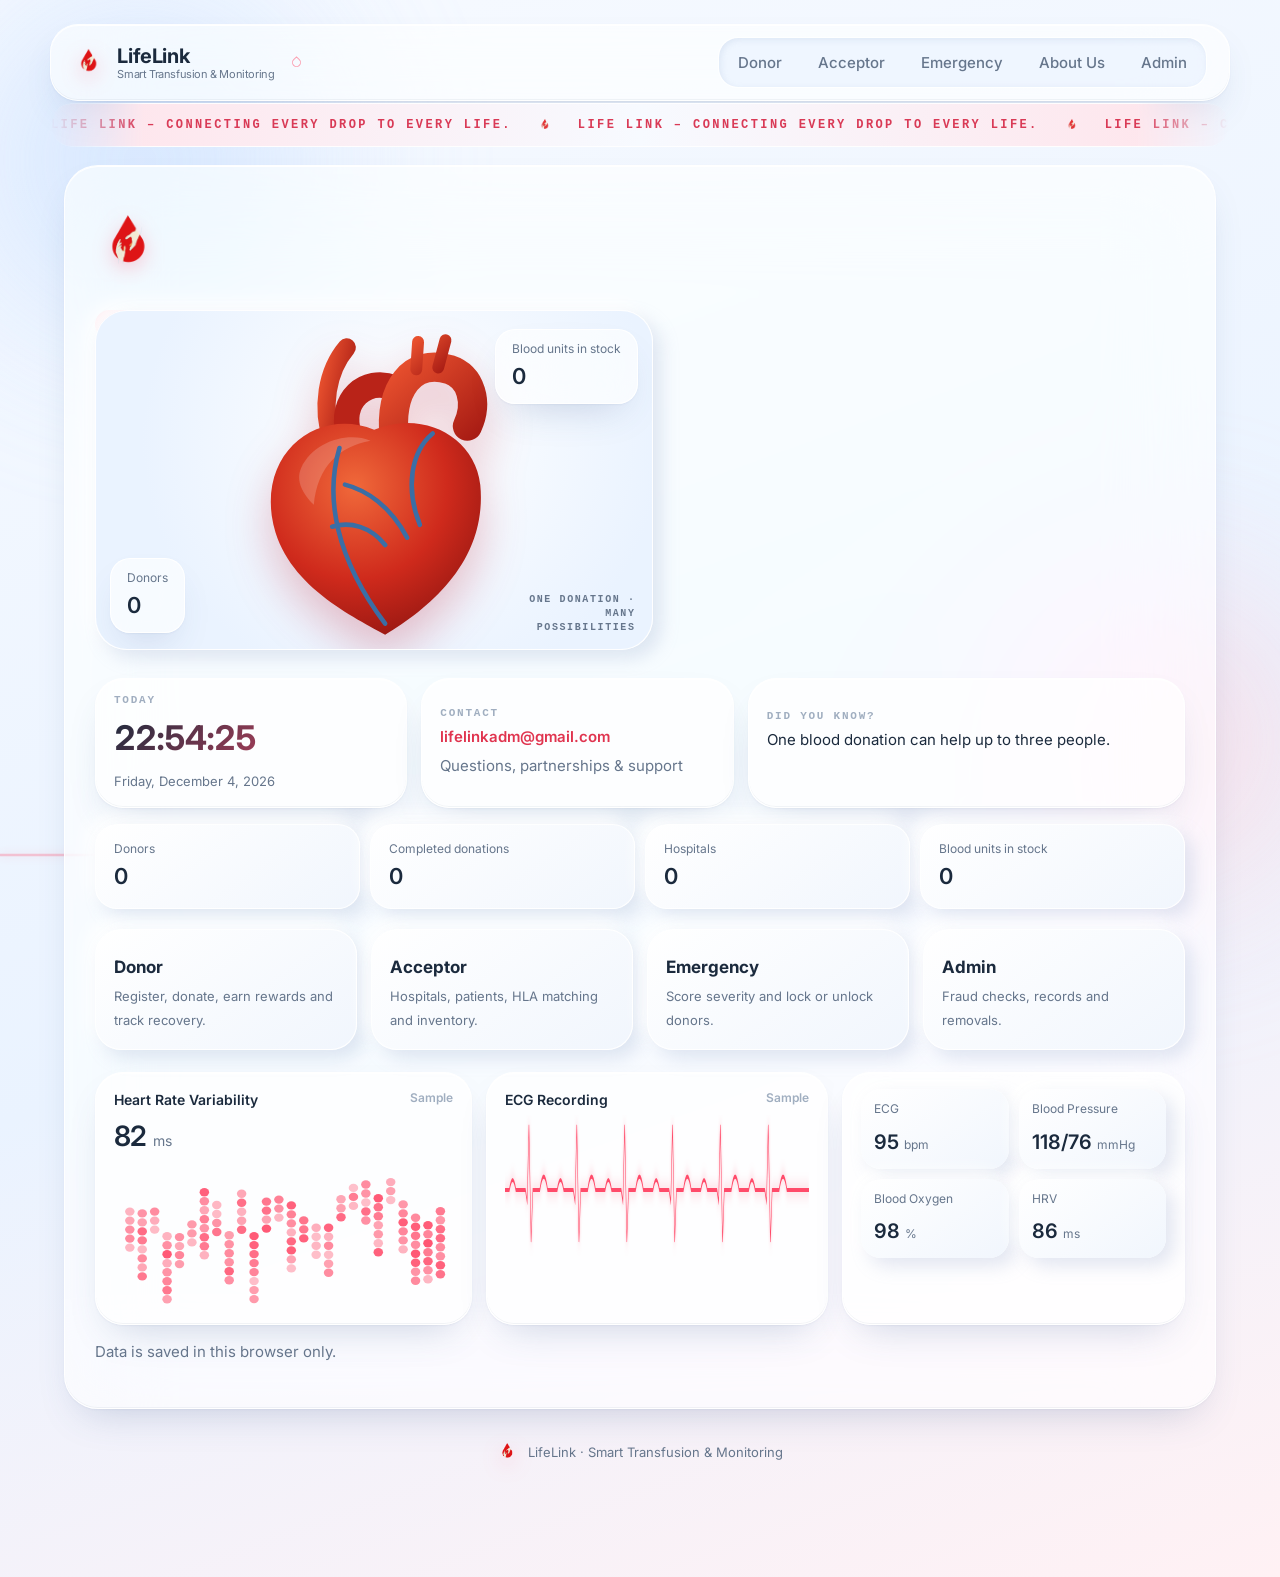
<file: index.html>
<!DOCTYPE html><html lang="en"><head><meta charset="utf-8"><meta name="viewport" content="width=device-width, initial-scale=1, viewport-fit=cover"><link rel="icon" type="image/png" href="[data-uri]"><title>LifeLink – Smart Transfusion &amp; Monitoring</title><link rel="preconnect" href="https://fonts.googleapis.com"><link href="https://fonts.googleapis.com/css2?family=Inter:wght@400;500;600;700&display=swap" rel="stylesheet"><style>
:root{color-scheme:light;box-sizing:border-box;padding-top:env(safe-area-inset-top,0px);padding-bottom:env(safe-area-inset-bottom,0px);--bg:#06121a;--c:rgba(15,37,49,.8);--b:#1f4658;--t:#e8f4f6;--m:#8db1ba;--a:#2dd4bf;--r:#fb5f7a;--w:#fbbf24;--g:#4ade80}
html{scroll-padding-top:env(safe-area-inset-top,0px)}*{box-sizing:border-box}
body{margin:0;min-height:100vh;font:15px/1.55 "Segoe UI",system-ui,-apple-system,sans-serif;color:var(--t);background:radial-gradient(900px 520px at 88% -8%,#0e4a52,transparent 60%),radial-gradient(700px 520px at -8% 108%,#3b1427,transparent 58%),var(--bg);background-attachment:fixed}
header{display:flex;flex-wrap:wrap;gap:10px;align-items:center;justify-content:space-between;padding:12px 22px;border-bottom:1px solid var(--b);background:rgba(6,18,26,.85);backdrop-filter:blur(10px);position:sticky;top:env(safe-area-inset-top,0px);z-index:5}
.logo{display:flex;gap:10px;align-items:center;font-weight:700;font-size:19px;cursor:pointer}.logo svg{width:30px;height:30px}.logo small{display:block;font-size:11px;color:var(--m);font-weight:400}
nav{display:flex;gap:6px;flex-wrap:wrap}button{font:inherit;cursor:pointer}
nav button,aside button{background:none;border:1px solid transparent;color:var(--m);padding:8px 14px;border-radius:10px;text-align:left}
nav button:hover,aside button:hover{color:var(--t);background:#ffffff0d}nav button.on,aside button.on{color:#04211e;background:var(--a);font-weight:600}
.lay{display:flex;gap:20px;max-width:1180px;margin:0 auto;padding:22px}
aside{width:210px;flex:none;display:flex;flex-direction:column;gap:4px;position:sticky;top:84px;align-self:flex-start}aside[hidden]{display:none}
main{flex:1;min-width:0;background:var(--c);border:1px solid var(--b);border-radius:18px;padding:26px;backdrop-filter:blur(8px);box-shadow:0 20px 50px #0006;min-height:60vh}
h2{margin:0 0 14px;font-size:24px;font-weight:600}h3{margin:22px 0 10px;font-size:17px;color:var(--a)}.m{color:var(--m)}
.g{display:grid;grid-template-columns:repeat(auto-fit,minmax(220px,1fr));gap:14px}.w{grid-column:1/-1}
label{display:flex;flex-direction:column;gap:5px;font-size:13px;color:var(--m)}
input,select,textarea{font:inherit;color:var(--t);background:#081a24;border:1px solid var(--b);border-radius:10px;padding:10px 12px;outline:none}
input:focus,select:focus,textarea:focus,button:focus-visible{border-color:var(--a);box-shadow:0 0 0 3px #2dd4bf33}
.btn{background:linear-gradient(135deg,#2dd4bf,#38bdf8);color:#032a2c;border:0;border-radius:10px;padding:11px 22px;font-weight:700}.btn:hover{filter:brightness(1.1)}.btn.red{background:linear-gradient(135deg,#fb5f7a,#f97316);color:#fff}
.tw{overflow-x:auto;margin-top:10px;border:1px solid var(--b);border-radius:12px}table{border-collapse:collapse;width:100%;font-size:14px}
th,td{padding:10px 12px;text-align:left;border-bottom:1px solid #16394a;white-space:nowrap}th{background:#0b2431;color:var(--m);font-weight:600}tr:last-child td{border:0}
.kv{display:grid;grid-template-columns:repeat(auto-fit,minmax(200px,1fr));gap:10px;margin-top:16px}.kv div{background:#0a202c;border:1px solid var(--b);border-radius:12px;padding:10px 14px}.kv span{display:block;font-size:12px;color:var(--m)}.kv b{font-weight:600}
.bd{display:inline-block;padding:2px 10px;border-radius:99px;font-size:12px;font-weight:600;background:#2dd4bf22;color:var(--a)}.bd.bad{background:#fb5f7a22;color:var(--r)}.bd.warn{background:#fbbf2422;color:var(--w)}.bd.ok{background:#4ade8022;color:var(--g)}
.toast{position:fixed;right:18px;bottom:calc(18px + env(safe-area-inset-bottom,0px));max-width:340px;padding:12px 16px;border-radius:12px;background:#2a1019;border:1px solid var(--r);z-index:9;box-shadow:0 10px 30px #0008}.toast.ok{background:#0b2a22;border-color:var(--g)}
.cert{margin-top:18px;border:1px solid var(--a);border-radius:16px;padding:20px;background:linear-gradient(160deg,#0c3a40,#0a202c)}.cert.no{border-color:var(--r);background:linear-gradient(160deg,#3a1220,#0a202c)}.cert h3{margin-top:0}
.tl{margin:14px 0;padding-left:18px;border-left:2px solid var(--b)}.tl div{margin-bottom:14px;padding-left:12px}.tl b{display:block}
.bar{display:flex;align-items:center;gap:10px;margin:7px 0}.bar span{width:46px;color:var(--m)}.bar div{flex:1;height:10px;background:#0a202c;border-radius:9px;overflow:hidden}.bar i{display:block;height:100%;background:linear-gradient(90deg,var(--a),var(--r))}.bar b{width:34px;text-align:right}
.hero{padding:10px 0 22px}.hero h1{font-size:clamp(30px,5vw,46px);line-height:1.1;margin:0 0 12px;font-weight:700}.hero p{max-width:560px;color:var(--m);margin:0}
.cards{display:grid;grid-template-columns:repeat(auto-fit,minmax(230px,1fr));gap:14px;margin-top:20px}
.cards button{background:#0a202c;border:1px solid var(--b);border-radius:16px;padding:18px;color:var(--t);text-align:left}.cards button:hover{border-color:var(--a);background:#0d2a38}.cards b{display:block;font-size:17px;margin:6px 0 4px}.cards span{color:var(--m);font-size:13px}
.ecg{position:fixed;left:0;right:0;bottom:0;height:90px;opacity:.16;pointer-events:none;z-index:0}.ecg path{stroke-dasharray:1400;animation:d 7s linear infinite}@keyframes d{from{stroke-dashoffset:1400}to{stroke-dashoffset:-1400}}
main,header{position:relative;z-index:1}
@media(max-width:760px){.lay{flex-direction:column;padding:12px}aside{width:100%;flex-direction:row;overflow-x:auto;position:static}aside button{white-space:nowrap}main{padding:18px}}
@media(prefers-reduced-motion:reduce){.ecg path{animation:none}}
</style><style>
/* ==========================================================================
   LifeLink — iOS-inspired LIGHT glass skin. Visual layer only: no HTML/JS/ID/class changes.
   Light theme only (all dark-mode rules removed).
   ========================================================================== */
/* 1. Palette & tokens: white, soft blue, glass blue, medical red, pastel red, neutral gray */
:root{color-scheme:light;--logo:url("[data-uri]");--bg:#EAF3FF;--glass-blue:#F7FAFF;--sf:rgba(255,255,255,.62);--sf2:#fff;--b:rgba(160,174,192,.28);--t:#1b2a3d;--m:#66768c;--gray:#A0AEC0;--a:#FF4B6A;--a2:#ff8aa0;--pastel:#FFE3EA;--r:#FF4B6A;--w:#e39a1a;--g:#26a46c;--bl:#4d8fe6;--c:rgba(255,255,255,.62);
--glass:rgba(255,255,255,.64);--blur:blur(48px) saturate(180%);--edge:inset 0 1px 0 rgba(255,255,255,.95),inset 0 -1px 0 rgba(160,174,192,.14);
--sh:0 1px 2px rgba(60,90,140,.06),0 18px 40px -18px rgba(60,90,140,.28);--neu:8px 8px 18px rgba(150,170,205,.28),-8px -8px 18px rgba(255,255,255,.95)}
*{-webkit-tap-highlight-color:transparent}
/* 2. Typography: SF Pro on Apple devices, Inter fallback elsewhere */
body{font-family:"SF Pro Display","SF Pro Text",-apple-system,BlinkMacSystemFont,Inter,"Segoe UI",system-ui,sans-serif;-webkit-font-smoothing:antialiased;color:var(--t);background:linear-gradient(160deg,#F7FAFF 0%,#EAF3FF 55%,#FFF1F4 100%)}
/* 3. Ambient pastel orbs drifting slowly behind the glass (decorative, fixed, no pointer events) */
body::before,body::after{content:"";position:fixed;z-index:0;border-radius:50%;filter:blur(70px);pointer-events:none;opacity:.7}
body::before{width:520px;height:520px;left:-120px;top:-100px;background:radial-gradient(circle,#bcd8ff,transparent 70%);animation:drift 22s ease-in-out infinite alternate}
body::after{width:480px;height:480px;right:-120px;bottom:-80px;background:radial-gradient(circle,#ffd0da,transparent 70%);animation:drift 26s ease-in-out infinite alternate-reverse}
@keyframes drift{to{transform:translate(70px,50px) scale(1.12)}}
/* 4. Squircle corners where supported (iOS super-elliptical shape), circular radius otherwise */
@supports (corner-shape:squircle){header,main,aside,nav,.panel,.heart-art,.kv div,.cards button,.about-card,.founder-card,.tw,.cert,input,select,textarea,.chip{corner-shape:squircle}}
/* 5. Frosted floating header */
header{margin:14px auto 0;max-width:1180px;width:calc(100% - 28px);border:1px solid rgba(255,255,255,.8);border-radius:28px;background:var(--glass);backdrop-filter:var(--blur);-webkit-backdrop-filter:var(--blur);box-shadow:var(--sh),var(--edge);top:calc(10px + env(safe-area-inset-top,0px))}
.logo{gap:12px;font-size:20px;line-height:1.15;letter-spacing:-.02em;transition:transform .25s}.logo:hover{transform:scale(1.02)}.logo small{color:var(--m);font-size:11px}
/* 6. Transparent LifeLink logo, used everywhere via .logo-img */
.logo-img{background:var(--logo) center/contain no-repeat;aspect-ratio:0.705;height:46px;flex:none;filter:drop-shadow(0 6px 10px rgba(255,75,106,.28))}.logo-img--lg{height:96px}.logo-img--sm{height:30px}
/* 7. Blood-drop micro-animation: fills every 5s, tiny and soft */
.blood-drop-pulse{width:9px;height:9px;margin-left:6px;border:1.5px solid var(--r);border-radius:0 50% 50% 50%;transform:rotate(45deg);background:linear-gradient(var(--r),var(--r)) left bottom/100% 0% no-repeat;opacity:.5;animation:dropfill 5s ease-in-out infinite}
@keyframes dropfill{0%,55%{background-size:100% 0%;box-shadow:none;opacity:.45}75%{background-size:100% 100%;box-shadow:0 0 9px rgba(255,75,106,.55);opacity:.95}92%{background-size:100% 100%;box-shadow:none;opacity:.6}100%{background-size:100% 0%;opacity:.35}}
/* 8. Segmented nav control + frosted sidebar */
nav{background:rgba(234,243,255,.7);border:1px solid rgba(255,255,255,.9);border-radius:20px;padding:4px;box-shadow:inset 2px 2px 6px rgba(150,170,205,.2)}
nav button,aside button{color:var(--m);font-weight:500;border-radius:16px;position:relative;overflow:hidden;transition:background .25s,color .25s,transform .2s,box-shadow .25s}
nav button:hover,aside button:hover{color:var(--t);background:rgba(255,255,255,.8);transform:translateY(-1px)}
nav button.on,aside button.on{color:#fff;background:linear-gradient(135deg,#FF4B6A,#ff7d95);box-shadow:0 10px 20px -8px rgba(255,75,106,.65),inset 0 1px 0 rgba(255,255,255,.4)}
.lay{padding:18px 14px 22px;position:relative;z-index:1}
aside{background:var(--glass);backdrop-filter:var(--blur);-webkit-backdrop-filter:var(--blur);border:1px solid rgba(255,255,255,.85);border-radius:28px;padding:10px;box-shadow:var(--sh),var(--edge);top:96px}
/* 9. Main glass panel + page transition (fade + slight scale each time content is swapped) */
main{background:var(--glass);backdrop-filter:var(--blur);-webkit-backdrop-filter:var(--blur);border:1px solid rgba(255,255,255,.85);border-radius:34px;box-shadow:var(--sh),var(--edge);padding:30px}
main>*{animation:pagein .45s cubic-bezier(.2,.8,.2,1) both}@keyframes pagein{from{opacity:0;transform:scale(.985) translateY(6px)}}
h2{font-weight:700;letter-spacing:-.03em;font-size:28px}h3{color:var(--t);font-weight:600;letter-spacing:-.01em}.m{color:var(--m)}
/* 10. Inputs: inset matte fields with soft blue focus glow */
label{color:var(--m);font-weight:500}
input,select,textarea{background:linear-gradient(180deg,#f3f7fd,#fbfdff);color:var(--t);border:1px solid rgba(255,255,255,.9);border-radius:16px;padding:12px 15px;box-shadow:inset 2px 2px 6px rgba(150,170,205,.25),inset -2px -2px 5px #fff;transition:box-shadow .25s,border-color .25s}
input:focus,select:focus,textarea:focus,button:focus-visible{border-color:var(--bl);box-shadow:0 0 0 4px rgba(77,143,230,.2)}
/* 11. Floating action buttons with glow + glass shimmer sweep on hover */
.btn{position:relative;overflow:hidden;background:linear-gradient(135deg,#FF4B6A,#ff7d95);color:#fff;border-radius:999px;padding:13px 28px;box-shadow:0 14px 26px -10px rgba(255,75,106,.7),inset 0 1px 0 rgba(255,255,255,.45);transition:transform .25s,box-shadow .25s}
.btn::after{content:"";position:absolute;inset:0;background:linear-gradient(110deg,transparent 30%,rgba(255,255,255,.55) 50%,transparent 70%);transform:translateX(-120%)}
.btn:hover{transform:translateY(-2px) scale(1.02);filter:none}.btn:hover::after{transform:translateX(120%);transition:transform .8s}.btn:active{transform:scale(.97)}.btn.red{background:linear-gradient(135deg,#ff6b86,#FF4B6A)}
/* 12. Tables, key-value tiles, badges: matte powder surfaces with neumorphic depth */
.tw{background:var(--glass-blue);border:1px solid rgba(255,255,255,.9);border-radius:22px;box-shadow:var(--neu)}
th{background:rgba(234,243,255,.8);color:var(--m);font-size:12px;letter-spacing:.06em;text-transform:uppercase}th,td{border-bottom:1px solid var(--b)}tr:hover td{background:rgba(234,243,255,.4)}
.kv div{background:linear-gradient(145deg,#fff,#f1f6fd);border:1px solid rgba(255,255,255,.95);border-radius:22px;padding:15px 18px;box-shadow:var(--neu);transition:transform .25s}.kv div:hover{transform:translateY(-2px)}.kv span{color:var(--m)}.kv b{font-size:22px;font-weight:600;letter-spacing:-.02em}
.bd{border-radius:999px;background:rgba(77,143,230,.13);color:var(--bl)}.bd.bad{background:var(--pastel);color:#e0344f}.bd.warn{background:#fff1d6;color:var(--w)}.bd.ok{background:#dcf5e9;color:var(--g)}
.toast{background:var(--glass);backdrop-filter:var(--blur);-webkit-backdrop-filter:var(--blur);color:var(--t);border:1px solid rgba(255,75,106,.4);border-radius:20px;box-shadow:var(--sh);animation:pagein .35s both}.toast.ok{border-color:rgba(38,164,108,.45)}
.cert{border:1px solid rgba(255,255,255,.9);border-radius:26px;background:linear-gradient(160deg,#EAF3FF,#fff);box-shadow:var(--neu)}.cert.no{background:linear-gradient(160deg,var(--pastel),#fff)}
.tl{border-left-color:var(--gray)}.bar span{color:var(--m)}.bar div{background:#e6eef9;box-shadow:inset 1px 1px 3px rgba(150,170,205,.4)}.bar i{background:linear-gradient(90deg,#8bb8f5,#FF4B6A)}
/* 13. Home hero: logo, headline and an anatomical heart on a glass stage */
.hero{display:grid;grid-template-columns:1.05fr .95fr;grid-template-areas:"lg art" "tx art";gap:18px 28px;align-items:center;padding:0 0 8px}.hero>.logo-img{grid-area:lg;align-self:end;justify-self:start}.hero>div:not(.logo-img){grid-area:tx;align-self:start}
.hero h1{font-weight:700;letter-spacing:-.04em;line-height:1.05}.hero p{color:var(--m);font-size:16px}
.eyebrow{display:inline-block;margin-bottom:10px;padding:5px 13px;border-radius:999px;font-size:12px;font-weight:600;letter-spacing:.08em;text-transform:uppercase;color:#e0344f;background:var(--pastel)}
.heart-art{grid-area:art;position:relative;min-height:340px;border-radius:32px;background:radial-gradient(circle at 55% 38%,#fff,#EAF3FF 70%);border:1px solid rgba(255,255,255,.95);box-shadow:var(--neu);overflow:hidden}
.heart-art svg{position:absolute;inset:12px 0 0;margin:auto;height:92%;width:auto;filter:drop-shadow(0 22px 22px rgba(190,40,60,.28));animation:beat 5s ease-in-out infinite;transform-origin:50% 62%}
@keyframes beat{0%,100%{transform:scale(1)}8%{transform:scale(1.025)}16%{transform:scale(1)}24%{transform:scale(1.015)}32%{transform:scale(1)}}
.chip{position:absolute;padding:10px 16px;border-radius:20px;background:rgba(255,255,255,.66);backdrop-filter:blur(40px) saturate(180%);-webkit-backdrop-filter:blur(40px) saturate(180%);border:1px solid rgba(255,255,255,.95);box-shadow:var(--sh);font-size:12px;color:var(--m);animation:float 6s ease-in-out infinite}.chip b{display:block;font-size:22px;font-weight:600;color:var(--t)}.chip.l{left:14px;bottom:16px}.chip.r{right:14px;top:18px;animation-delay:-3s}
@keyframes float{50%{transform:translateY(-5px)}}
.cards button{background:linear-gradient(145deg,#fff,#f1f6fd);border:1px solid rgba(255,255,255,.95);border-radius:26px;color:var(--t);box-shadow:var(--neu);transition:transform .25s,box-shadow .25s}.cards button:hover{transform:translateY(-4px);box-shadow:0 22px 34px -18px rgba(255,75,106,.4),var(--neu)}.cards span{color:var(--m)}
/* 14. Monitoring board (HRV dots, ECG strip, vitals tiles) in Apple-Health style glass cards */
.board{display:grid;grid-template-columns:1.1fr 1fr 1fr;gap:14px;margin-top:22px}.board h4{margin:0 0 4px;font-weight:600;font-size:14px;display:flex;justify-content:space-between;gap:8px}.board h4 em{font-style:normal;color:var(--gray);font-size:12px}
.panel{background:rgba(255,255,255,.7);backdrop-filter:blur(40px) saturate(180%);-webkit-backdrop-filter:blur(40px) saturate(180%);border:1px solid rgba(255,255,255,.95);border-radius:28px;padding:16px 18px;box-shadow:var(--sh),var(--edge);min-width:0}.panel svg{display:block;width:100%;height:150px}.panel .big{font-size:28px;font-weight:600;letter-spacing:-.02em}.panel .big small{font-size:14px;color:var(--m);font-weight:400}
.panel svg circle{fill:var(--a)}
.vit{display:grid;grid-template-columns:1fr 1fr;gap:10px}.vit div{background:linear-gradient(145deg,#fff,#f1f6fd);border-radius:20px;padding:11px 13px;font-size:12px;color:var(--m);box-shadow:var(--neu)}.vit b{display:block;margin-top:8px;font-size:20px;font-weight:600;color:var(--t)}.vit b small{font-size:12px;color:var(--m);font-weight:400}
/* 15. ECG animation: timing/waveform untouched — only colour, thickness and glow */
.ecg-live path{stroke:var(--a);stroke-width:2.4;fill:none;stroke-dasharray:1400;animation:d 7s linear infinite;filter:drop-shadow(0 0 4px rgba(255,75,106,.5))}
.ecg{opacity:.3}.ecg path{stroke:var(--a);stroke-width:2.6;filter:drop-shadow(0 0 5px rgba(255,75,106,.55))}
/* 16. About Us */
.about-page{max-width:900px}.about-lead{font-size:17px;color:var(--m);max-width:680px;margin:0 0 6px}
.about-grid,.founders{display:grid;grid-template-columns:repeat(auto-fit,minmax(250px,1fr));gap:16px;margin-top:18px}
.about-card,.founder-card{background:linear-gradient(145deg,#fff,#f1f6fd);border:1px solid rgba(255,255,255,.95);border-radius:28px;padding:22px;box-shadow:var(--neu);transition:transform .25s}.founder-card:hover{transform:translateY(-3px)}.about-card h3{margin-top:0}.about-card p{margin:0}
.founder-card h3{margin:12px 0 4px}.founder-card p{margin:10px 0 0;font-size:14px}.founder-avatar{width:56px;height:56px;border-radius:50%;display:grid;place-items:center;color:#fff;font-weight:600;font-size:20px;background:linear-gradient(135deg,#8bb8f5,#FF4B6A);box-shadow:0 10px 18px -8px rgba(255,75,106,.6)}
.site-foot{display:flex;gap:10px;align-items:center;justify-content:center;padding:6px 0 110px;color:var(--m);font-size:13px;position:relative;z-index:1}
@media(max-width:900px){.hero{grid-template-columns:1fr;grid-template-areas:"lg" "tx" "art"}.board{grid-template-columns:1fr}.heart-art{min-height:300px}}
@media(max-width:760px){header{border-radius:24px}main{padding:18px;border-radius:26px}aside{top:auto}}
@media(prefers-reduced-motion:reduce){*,*::before,*::after{animation:none!important;transition:none!important}}
</style><style>
/* ===== v3 additions: slogan band, home widgets, realistic heartbeat, game-style history, animated bars ===== */
@keyframes marq{to{transform:translateX(-50%)}}
/* Calm scrolling slogan: slow infinite loop, pauses on hover, edges fade out */
.slogan-band{position:relative;z-index:1;max-width:1180px;margin:12px auto 0;width:calc(100% - 28px);height:44px;overflow:hidden;border-radius:22px;border:1px solid rgba(255,255,255,.9);background:linear-gradient(90deg,#FFE3EA,#F7FAFF 50%,#FFE3EA);box-shadow:var(--sh);-webkit-mask-image:linear-gradient(90deg,transparent,#000 8%,#000 92%,transparent);mask-image:linear-gradient(90deg,transparent,#000 8%,#000 92%,transparent)}
.slogan-track{display:flex;align-items:center;gap:26px;width:max-content;height:100%;animation:marq 70s linear infinite}.slogan-band:hover .slogan-track{animation-play-state:paused}
.slogan-item{font:600 12px/1 ui-monospace,"SF Mono",Menlo,monospace;letter-spacing:.2em;text-transform:uppercase;color:#d93a56;white-space:nowrap}
.slogan-sep{width:14px;height:20px;background:var(--logo) center/contain no-repeat;opacity:.85;flex:none}
/* Home widgets: clock/date, contact email, rotating facts */
.info-row{display:grid;grid-template-columns:1fr 1fr 1.4fr;gap:14px;margin-top:20px}.info-row .panel{display:flex;flex-direction:column;gap:6px;justify-content:center}
.lbl{font:600 11px/1 ui-monospace,"SF Mono",Menlo,monospace;letter-spacing:.16em;text-transform:uppercase;color:var(--gray)}
#clock-time{font-size:34px;font-weight:700;letter-spacing:-.03em;font-variant-numeric:tabular-nums;background:linear-gradient(135deg,#1b2a3d,#FF4B6A);-webkit-background-clip:text;background-clip:text;color:transparent}#clock-date{color:var(--m);font-size:13px}
#contact-email{font-weight:600;color:#e0344f;text-decoration:none;word-break:break-all}#contact-email:hover{text-decoration:underline}
.fact{margin:0;font-size:15px;min-height:46px;transition:opacity .45s,transform .45s}.fact.out{opacity:0;transform:translateY(6px)}
/* Hero: concentric pulse rings + vertical tag (inspired by the reference) and parallax depth */
.hero h1{font-size:clamp(34px,5vw,58px)}
.heart-art .ring{position:absolute;left:50%;top:50%;width:250px;height:250px;margin:-125px 0 0 -125px;border-radius:50%;border:1px solid rgba(255,75,106,.35);animation:ringp 1.1s ease-out infinite;animation-delay:var(--bd,.44s);opacity:0}.heart-art .r2{width:330px;height:330px;margin:-165px 0 0 -165px;animation-delay:calc(var(--bd,.44s) + .14s)}.heart-art .r3{width:410px;height:410px;margin:-205px 0 0 -205px;animation-delay:calc(var(--bd,.44s) + .28s)}
@keyframes ringp{0%{transform:scale(.8);opacity:.7}60%{opacity:.18}100%{transform:scale(1.04);opacity:0}}
.art-tag{position:absolute;right:16px;bottom:14px;font:600 10px/1.4 ui-monospace,"SF Mono",Menlo,monospace;letter-spacing:.16em;text-transform:uppercase;color:var(--m);text-align:right;max-width:130px}
.heart-art svg{animation:lubdub 1.1s ease-out infinite;animation-delay:var(--bd,.44s);translate:calc(var(--px,0)*-12px) calc(var(--py,0)*-8px);transition:translate .25s}.chip{translate:calc(var(--px,0)*14px) calc(var(--py,0)*10px)}
/* Realistic heartbeat: sharp "lub", softer "dub", then rest — timed to the ECG strip (one beat every 1.1s) */
@keyframes lubdub{0%{transform:scale(1)}9%{transform:scale(1.075)}17%{transform:scale(.99)}27%{transform:scale(1.045)}40%{transform:scale(1)}100%{transform:scale(1)}}
.ecg-live path{stroke-dasharray:1400 1400;animation:ecgdraw 7s linear infinite}@keyframes ecgdraw{0%{stroke-dashoffset:1400;opacity:1}88%{stroke-dashoffset:0;opacity:1}100%{stroke-dashoffset:0;opacity:0}}
.about-logo{margin-bottom:6px}.founder-card{text-align:center}.founder-card .founder-avatar{margin:0 auto}
/* Game-style points sliders: fill-in, shimmer sweep and breathing glow */
.bar div{position:relative;overflow:hidden;border-radius:999px;height:14px}.bar i{position:relative;overflow:hidden;border-radius:999px;animation:barfill 1.4s cubic-bezier(.2,.8,.2,1) both,barglow 3s ease-in-out 1.4s infinite}
.bar i::after{content:"";position:absolute;inset:0;background:linear-gradient(100deg,transparent 20%,rgba(255,255,255,.7) 50%,transparent 80%);transform:translateX(-100%);animation:shim 2.2s ease-in-out infinite}
@keyframes barfill{from{width:0}}@keyframes shim{to{transform:translateX(100%)}}@keyframes barglow{50%{box-shadow:0 0 14px rgba(255,75,106,.55)}}
/* Game-style history map: rank path + achievement badges */
.quest-map{margin:18px 0;padding:22px;border-radius:32px;background:linear-gradient(160deg,#EAF3FF,#FFF4F7 60%,#fff);border:1px solid rgba(255,255,255,.95);box-shadow:var(--neu);overflow:hidden}
.qhead{display:flex;align-items:center;gap:10px;font-weight:700;font-size:18px;margin-bottom:14px}.qhead .logo-img{height:34px}
.qpath{position:relative;display:flex;flex-direction:column;gap:6px}.qrow{display:flex}.qrow:nth-child(even){margin-left:34%}.qrow:nth-child(3n){margin-left:12%}
.qnode{position:relative;display:flex;align-items:center;gap:12px;padding:10px 18px 10px 10px;border-radius:999px;background:#fff;box-shadow:var(--neu);font-weight:600;transition:transform .25s;animation:pop .6s cubic-bezier(.3,1.5,.5,1) both;animation-delay:calc(var(--i)*.12s)}.qnode:hover{transform:translateY(-3px) rotate(-1deg) scale(1.03)}
.qnode .ic{width:46px;height:46px;border-radius:50%;display:grid;place-items:center;font-size:24px;background:linear-gradient(145deg,#ffd1da,#ff8aa0);box-shadow:inset 0 2px 0 rgba(255,255,255,.7),0 6px 12px -4px rgba(255,75,106,.6)}.qnode small{display:block;font-weight:500;color:var(--m);font-size:11px}
.qnode.current{outline:3px solid rgba(255,75,106,.45);animation:pop .6s both,curp 2s ease-in-out infinite}.qnode.current::after{content:"YOU ARE HERE";position:absolute;right:-6px;top:-10px;font:700 9px/1 ui-monospace,monospace;letter-spacing:.1em;padding:4px 8px;border-radius:999px;color:#fff;background:#FF4B6A}
.qnode.locked{filter:grayscale(1);opacity:.55}.qnode.locked .ic::after{content:"🔒";position:absolute;right:-2px;bottom:-4px;font-size:15px}.qnode.locked .ic{position:relative}
.qbadges{display:grid;grid-template-columns:repeat(auto-fit,minmax(170px,1fr));gap:12px;margin-top:10px}
.qbadge{position:relative;padding:16px 14px;border-radius:26px;text-align:center;background:#fff;box-shadow:var(--neu);transition:transform .25s;animation:pop .6s cubic-bezier(.3,1.5,.5,1) both;animation-delay:calc(var(--i)*.1s)}.qbadge:hover{transform:translateY(-4px) scale(1.03)}
.qbadge .ic{font-size:34px;display:block;animation:bob 3s ease-in-out infinite}.qbadge b{display:block;margin:6px 0 2px}.qbadge span{font-size:12px;color:var(--m)}
.qbadge.on{border:2px solid transparent;background:linear-gradient(#fff,#fff) padding-box,linear-gradient(135deg,#FF4B6A,#8bb8f5,#FFD36B) border-box;animation:pop .6s both,curp 2.6s ease-in-out infinite}
.qbadge.off{filter:grayscale(1);opacity:.55}.qbadge.off .ic{animation:none}.qbadge.off::after{content:"🔒";position:absolute;right:10px;top:8px;font-size:14px}
.tl.mapped,.tl.mapped+*{}.tl.mapped{display:none}
@keyframes pop{from{opacity:0;transform:scale(.7) translateY(10px)}}@keyframes bob{50%{transform:translateY(-4px) rotate(4deg)}}@keyframes curp{50%{box-shadow:0 0 0 8px rgba(255,75,106,.12),0 0 22px rgba(255,75,106,.4)}}
@media(max-width:900px){.info-row{grid-template-columns:1fr}.qrow:nth-child(n){margin-left:0}}
</style></head><body>
<svg class="ecg" viewBox="0 0 1400 90" preserveAspectRatio="none"><path d="M0 45H300l15-8 15 8h40l12-34 16 68 14-34h60l15-10 15 10h300l15-8 15 8h40l12-34 16 68 14-34h300" fill="none" stroke="#2dd4bf" stroke-width="2"/></svg>
<header><div class="logo" onclick="go('home')"><div class="logo-img" role="img" aria-label="LifeLink logo"></div><div>LifeLink<small>Smart Transfusion &amp; Monitoring</small></div><span class="blood-drop-pulse" id="blood-drop-pulse" aria-hidden="true"></span></div><nav id="nav"></nav></header><!-- Calm scrolling slogan band (pure CSS marquee) --><div class="slogan-band" aria-label="Life Link – Connecting Every Drop to Every Life."><div class="slogan-track"><span class="slogan-item">Life Link – Connecting Every Drop to Every Life.</span><i class="slogan-sep" aria-hidden="true"></i><span class="slogan-item">Life Link – Connecting Every Drop to Every Life.</span><i class="slogan-sep" aria-hidden="true"></i><span class="slogan-item">Life Link – Connecting Every Drop to Every Life.</span><i class="slogan-sep" aria-hidden="true"></i><span class="slogan-item">Life Link – Connecting Every Drop to Every Life.</span><i class="slogan-sep" aria-hidden="true"></i><span class="slogan-item">Life Link – Connecting Every Drop to Every Life.</span><i class="slogan-sep" aria-hidden="true"></i><span class="slogan-item">Life Link – Connecting Every Drop to Every Life.</span><i class="slogan-sep" aria-hidden="true"></i><span class="slogan-item">Life Link – Connecting Every Drop to Every Life.</span><i class="slogan-sep" aria-hidden="true"></i><span class="slogan-item">Life Link – Connecting Every Drop to Every Life.</span><i class="slogan-sep" aria-hidden="true"></i></div></div>
<div class="lay"><aside id="s" hidden></aside><main id="m"></main></div>
<footer class="site-foot"><div class="logo-img logo-img--sm" role="img" aria-label="LifeLink logo"></div><span>LifeLink · Smart Transfusion &amp; Monitoring</span></footer>
<script>
const $=s=>document.querySelector(s),E=s=>String(s??'').replace(/[&<>"]/g,c=>({'&':'&amp;','<':'&lt;','>':'&gt;','"':'&quot;'}[c]));
const H=h=>({h}),K='lifelink_v2';let S,adm=false;
try{S=JSON.parse(localStorage.getItem(K))}catch(e){}
S=S||{};['d','a','p','n','inv','rx','rc','em'].forEach(k=>S[k]=S[k]||[]);S.h=S.h||{};S.ph=S.ph||{};S.sf=S.sf||{};S.c=Object.assign({d:0,a:0,p:0,n:0,x:0,c:0},S.c);
const save=()=>{try{localStorage.setItem(K,JSON.stringify(S))}catch(e){}};
function T(m,ok){const t=document.createElement('div');t.className='toast'+(ok?' ok':'');t.textContent=m;document.body.append(t);setTimeout(()=>t.remove(),4000)}
const O=h=>$('#o').innerHTML=h,td=()=>new Date().toISOString().slice(0,10),ad=(d,n)=>{const x=new Date(d);x.setDate(x.getDate()+n);return x.toISOString().slice(0,10)},dd=(a,b)=>Math.round((new Date(a)-new Date(b))/864e5);
const nid=(p,k)=>p+String(++S.c[k]).padStart(3,'0'),up=s=>String(s||'').trim().toUpperCase(),gd=id=>S.d.find(x=>x.id==up(id));
const bd=(t,c)=>H(`<span class="bd ${c||''}">${E(t)}</span>`),kv=a=>`<div class="kv">${a.map(([k,v])=>`<div><span>${k}</span><b>${E(v)}</b></div>`).join('')}</div>`;
const tb=(h,r)=>r.length?`<div class="tw"><table><tr>${h.map(x=>`<th>${x}</th>`).join('')}</tr>${r.map(x=>`<tr>${x.map(c=>`<td>${c&&c.h!=null?c.h:E(c)}</td>`).join('')}</tr>`).join('')}</table></div>`:'<p class="m">No records found yet.</p>';
function F(t,fs,cb,btn,pre=''){$('#m').innerHTML=`<h2>${t}</h2>${pre}<form id="f" class="g">${fs.map(([n,l,ty,x])=>`<label class="${ty=='area'?'w':''}">${l}`+(ty=='sel'?`<select name="${n}" required>${x.map(o=>`<option value="${o}">${o||'Select…'}</option>`).join('')}</select>`:ty=='area'?`<textarea name="${n}" rows="2"></textarea>`:`<input name="${n}" type="${ty}" ${x&&x.includes('opt')?'':'required'} ${x||''}>`)+'</label>').join('')}<div class="w"><button class="btn">${btn||'Submit'}</button></div></form><div id="o"></div>`;
$('#f').onsubmit=e=>{e.preventDefault();cb(Object.fromEntries(new FormData(e.target)));save()}}
const BG=['','A+','A-','B+','B-','AB+','AB-','O+','O-','Bombay','Rh Null'],BS=BG.slice(1,9),YN=['','Yes','No'],NY=['No','Yes'],COMP=['','Whole Blood','RBC','Platelets','Plasma','Cryoprecipitate'];
const SH={'Whole Blood':35,RBC:42,Platelets:5,Plasma:365,Cryoprecipitate:365},RARE=['Bombay','Rh Null','AB-','O-'];
const ID2=[['id','Donor ID','text','placeholder=DNR001'],['pw','Password','password']];
function age(s){const b=new Date(s),n=new Date();let y=n.getFullYear()-b.getFullYear(),m=n.getMonth()-b.getMonth();if(n.getDate()<b.getDate())m--;if(m<0){y--;m+=12}return[y,m]}
function au(v){const d=S.d.find(x=>x.id==up(v.id)&&x.pw==v.pw);if(!d)T('Invalid Donor ID or password.');return d}
function sc(d){const L=S.n.filter(x=>x.d==d.id),dn=L.filter(x=>x.s!='Rejected').length,em=L.filter(x=>x.s=='Emergency').length,ms=L.length-dn;
const rel=Math.min(20,Math.max(0,dn*2-ms*2)),rare={Bombay:15,'Rh Null':15,'AB-':10,'O-':5}[d.bg]||0,safe=dn>=10?10:dn>=5?5:dn>=1?2:0,life=dn>=60?30:dn>=40?25:dn>=20?20:dn>=10?15:dn>=5?10:dn>=1?5:0,com=Math.min(10,(S.sf[d.id]||{}).p||0),ep=Math.min(em*5,20);
const s=Math.min(100,life+ep+rel+rare+safe+com),rank=s<=24?'New Donor':s<=44?'Community Donor':s<=64?'Lifesaver':s<=84?'Blood Guardian':'National Blood Champion';
return{dn,em,ms,rel,rare,safe,life,com,ep,s,rank}}
const RP=[[1,'Drink plenty of water.'],[2,'Avoid heavy lifting or strenuous exercise.'],[3,'Eat light, balanced meals.'],[5,'Include iron-rich foods (spinach, beans, red meat).'],[7,'Avoid alcohol and smoking.'],[10,'Continue hydration and rest.'],[14,'Resume normal activities gradually.'],[28,'Monitor your health and consult a doctor if needed.'],[42,'Maintain a healthy lifestyle.'],[56,'You are ready to recover fully — keep the 90-day gap before the next donation.']];
const rec=dt=>'<h3>Recovery tracker</h3>'+tb(['Day','Date','Guideline','Status'],RP.map(([n,g])=>[n,ad(dt,n),g,bd(ad(dt,n)<=td()?'Done':'Upcoming',ad(dt,n)<=td()?'ok':'')]));
const HX=['HLA-A*01:01','HLA-A*24:02','HLA-B*07:02','HLA-B*44:03','HLA-C*07:01','HLA-C*04:01','HLA-DRB1*03:01','HLA-DRB1*15:01'],HL=['A','A','B','B','C','C','DR','DR'];
const HF=(p)=>HX.map((x,i)=>['h'+i,'HLA-'+HL[i]+(i%2+1),'text',`pattern="HLA-[A-Za-z0-9]+\\*\\d{2,3}:\\d{2,3}" placeholder="${x}" ${p||''}`]),hv=v=>HX.map((_,i)=>up(v['h'+i]));
const st=n=>n<0?['Expired','bad']:n==0?['Expires today','bad']:n<=2?['Expires in '+n+' day'+(n>1?'s':''),'warn']:['Safe · '+n+' days left','ok'];
const invT=()=>tb(['Unit','Blood group','Component','Quantity','Expiry','Status'],[...S.inv].sort((a,b)=>a.e<b.e?-1:1).map(u=>{const s=st(dd(u.e,td()));return[u.id,u.bg,u.c,u.q,u.e,bd(s[0],s[1])]}));
/* ---------- DONOR ---------- */
function reg(){F('Register as donor',[['name','Full name','text'],['height','Height (m)','number','step=0.01 min=1 max=2.5 placeholder=1.75'],['weight','Weight (kg)','number','step=0.1 min=1'],['dob','Date of birth','date'],['eid','Emirates ID','text','pattern="784-\\d{4}-\\d{7}-\\d" placeholder=784-1234-1234567-1'],['idn','Name on ID','text'],['phone','Phone','text','pattern="971-\\d{2}-\\d{3}-\\d{4}" placeholder=971-50-123-4567'],['gm','Gmail','email','placeholder=xyz@gmail.com'],['pw','Create password','password','minlength=4'],['bg','Blood group','sel',BG]],v=>{
if(+v.weight<50)return T('Weight must be at least 50 kg. Registration failed.');const[y,m]=age(v.dob);if(y<18||y>60)return T('Donor rejected: age must be between 18 and 60.');
if(v.idn.trim().toLowerCase()!=v.name.trim().toLowerCase())return T('ID name does not match your real name.');if(!/@gmail\.com$/i.test(v.gm))return T('Invalid Gmail format.');if(S.d.some(x=>x.eid==v.eid))return T('This Emirates ID is already registered.');
const id=nid('DNR','d');S.d.push({id,name:v.name.trim(),h:v.height,w:+v.weight,dob:v.dob,eid:v.eid,idn:v.idn,ph:v.phone,gm:v.gm,pw:v.pw,bg:v.bg,st:'UNLOCKED'});T('Donor registered successfully!',1);
O(`<div class="cert"><h3>Donor accepted</h3>Your Donor ID is <b>${id}</b> — keep it safe.<br>Age: ${y} years and ${m} months</div>`)},'Register donor')}
function det(){F('My details',ID2,v=>{const d=au(v);if(!d)return;const[y,m]=age(d.dob);O(kv([['Donor ID',d.id],['Name',d.name],['Height',d.h+' m'],['Weight',d.w+' kg'],['Date of birth',d.dob],['Age',y+' years, '+m+' months'],['Emirates ID',d.eid],['ID name',d.idn],['Phone',d.ph],['Gmail',d.gm],['Blood group',d.bg],['Status',d.st]]))},'Show details')}
function hla(){F('Register as stem cell donor',[...ID2,...HF()],v=>{const d=au(v);if(!d)return;S.h[d.id]=hv(v);T('HLA details saved.',1);O('<p>HLA typing registered. It will be cross-verified with hospitals and administrators.</p>')},'Save HLA typing','<p class="m">Enter accurate alleles from a certified laboratory report — two alleles per locus. False information may lead to serious consequences and fines.</p>')}
function vhla(){F('My HLA details',ID2,v=>{const d=au(v);if(!d)return;const h=S.h[d.id];if(!h)return T('No HLA details found for this donor.');O(kv(h.map((x,i)=>['HLA-'+HL[i]+(i%2+1),x])))},'View HLA')}
function rank(){const r=S.d.map(d=>({d,x:sc(d)})).sort((a,b)=>b.x.s-a.x.s).slice(0,10);$('#m').innerHTML='<h2>Emergency priority ranking</h2><p class="m">Top 10 donors by excellence score — first to be called in an emergency.</p>'+tb(['#','Donor','Blood','Score','Rank','Donations','Emergency','Reliability','Flags'],r.map(({d,x},i)=>[i+1,d.name,d.bg,x.s,bd(x.rank),x.dn,x.em,x.rel,H((d.st=='LOCKED'?'<span class="bd warn">Locked</span> ':'')+((S.sf[d.id]||{}).u?'<span class="bd bad">Unsafe flag</span>':''))]))}
const Q=[['Are you between 18 and 60 years old?','No','Age not within eligible range.'],['Do you weigh more than 50 kg?','No','Weight below minimum requirement.'],['Have you donated blood in the last 3 months?','Yes','Donation cooldown period not completed.'],['Do you have any chronic illness (diabetes, hypertension)?','Yes','Chronic illness detected.'],['Are you taking antibiotics or strong medication?','Yes','Medication may interfere with donation.'],['Any active infection or fever?','Yes','Active infection or fever present.'],['Alcohol in the last 24 hours?','Yes','Alcohol consumption detected.'],['Pregnant or breastfeeding?','Yes','Pregnancy or breastfeeding not eligible.'],['History of hepatitis, HIV or other transfusion-related disease?','Yes','High-risk transfusion disease history.'],['Did you sleep well and eat a healthy meal today?','No','Insufficient rest or nutrition.']];
function don(){F('Donate now',[...Q.map((q,i)=>['q'+i,q[0],'sel',YN]),['em','Is this an emergency donation?','sel',NY],...ID2],v=>{const d=au(v);if(!d)return;if(d.st=='LOCKED')return T('This donor is locked by the emergency team. Contact an administrator.');
const why=Q.filter((q,i)=>v['q'+i]==q[1]).map(q=>q[2]),last=S.n.filter(x=>x.d==d.id&&x.s!='Rejected').map(x=>x.dt).sort().pop();if(last&&dd(td(),last)<90&&!why.includes(Q[2][2]))why.push('Last donation was '+dd(td(),last)+' days ago (90 days required).');
const ok=!why.length,n={id:nid('DON','n'),d:d.id,dt:td(),s:ok?(v.em=='Yes'?'Emergency':'Approved'):'Rejected',r:why.join(' ')};S.n.push(n);
O((ok?`<div class="cert"><h3>Donor approval certificate</h3>${kv([['Donor name',d.name],['Donor ID',d.id],['Date',n.dt],['Status','Approved for blood donation'+(n.s=='Emergency'?' (emergency)':'')]])}<p>You passed the eligibility screening. Please go to the nearest registered hospital or blood bank.</p></div>${rec(n.dt)}`:`<div class="cert no"><h3>Donor not approved</h3><p>${E(n.r)}</p></div>`)+`<h3>For future eligibility</h3><p class="m">Eat a balanced diet, stay hydrated, sleep well, avoid alcohol before donating, wait at least 90 days between whole blood donations, and consult a healthcare professional if needed.</p><p class="m">Before donating: drink water, avoid alcohol and smoking for 24 hours, carry a valid ID, and rest 10–15 minutes afterwards.</p>`)},'Check eligibility')}
function rew(){F('Rewards',ID2,v=>{const d=au(v);if(!d)return;const x=sc(d);O(`<h3>${E(d.name)} · ${E(x.rank)}</h3><div class="bar"><span>${x.s}</span><div><i style="width:${x.s}%"></i></div><b>/100</b></div>`+kv([['Donor ID',d.id],['Excellence score',x.s],['Rank',x.rank],['Lifetime donations',x.dn],['Emergency donations',x.em],['Lifetime points',x.life],['Emergency points',x.ep],['Reliability points',x.rel],['Rare blood points',x.rare],['Safe history points',x.safe],['Community points',x.com]]))},'Show rewards')}
function his(){F('My history',ID2,v=>{const d=au(v);if(!d)return;const x=sc(d),L=S.n.filter(y=>y.d==d.id),ok=L.filter(y=>y.s!='Rejected'),n=ok.length,last=ok.map(y=>y.dt).sort().pop(),rel=n+x.ms?Math.round(n/(n+x.ms)*100):100,rare=RARE.includes(d.bg);
const A=[[n>=1,'Journey started','Your first blood donation began your lifesaving journey.'],[n>=5,'Community supporter','Consistently helping patients in need.'],[n>=10,'Lifesaver','10 successful donations — 30+ potential lives helped.'],[x.em>=1,'Emergency hero','You responded during emergencies and supported critical patients.'],[rare,'Rare blood champion','Your rare blood has exceptional value.'],[x.s>=65,'Blood guardian','One of the most trusted donors in the system.']].filter(a=>a[0]);
O(kv([['Donor ID',d.id],['Total donations',n],['Potential lives helped',n*3],['Emergency donations',x.em],['Rare blood donations',rare?n:0],['Reliability',rel+'%'],['Blood group',d.bg],['Next eligible date',last?ad(last,90):'Eligible now'],['Current rank',x.rank]])+'<h3>Donor legacy timeline</h3>'+(A.length?`<div class="tl">${A.map(a=>`<div><b>${E(a[1])}</b><span class="m">${E(a[2])}</span></div>`).join('')}</div>`:'<p class="m">Make your first donation to start your timeline.</p>')+'<h3>Donation log</h3>'+tb(['ID','Date','Status','Reason'],L.map(y=>[y.id,y.dt,bd(y.s,y.s=='Rejected'?'bad':'ok'),y.r||'—']))+(last?rec(last):''))},'Show history')}
function addu(){F('Add blood unit',[['bg','Blood group','sel',['',...BS]],['c','Component','sel',COMP],['q','Quantity (units)','number','min=1']],v=>{const e=ad(td(),SH[v.c]);S.inv.push({id:nid('UNT','x'),bg:v.bg,c:v.c,q:+v.q,e});T('Blood unit added.',1);O(`<p>Expiry date set automatically to <b>${e}</b>.</p><h3>Current blood inventory</h3>`+invT())},'Add unit')}
/* ---------- ACCEPTOR ---------- */
function rac(){F('Hospital registration',[['hn','Hospital name','text'],['lic','License number','text'],['em','Email','email'],['ph','Phone number','tel'],['ad','Address','text'],['ct','City','text'],['ty','Hospital type','sel',['','Govt','Private','Clinic']],['bb','Blood bank available','sel',YN],['ec','Emergency contact','tel'],['pw','Create password','password','minlength=4']],v=>{if(S.a.some(x=>x.lic==v.lic))return T('This license number is already registered.');const id=nid('ACP','a');S.a.push({id,...v});T('Hospital registered successfully!',1);O(`<div class="cert">Your Acceptor ID is <b>${id}</b>.</div>`)},'Register hospital')}
function sac(){F('Hospital details',[['id','Acceptor ID','text','placeholder=ACP001'],['lic','License number','text'],['pw','Password','password']],v=>{const a=S.a.find(x=>x.id==up(v.id)&&x.lic==v.lic&&x.pw==v.pw);if(!a)return T('Invalid credentials. Please try again.');O(kv([['Acceptor ID',a.id],['Hospital',a.hn],['License',a.lic],['Email',a.em],['Phone',a.ph],['Address',a.ad],['City',a.ct],['Type',a.ty],['Blood bank',a.bb],['Emergency contact',a.ec]]))},'Show details')}
function rpt(){F('Register patient',[['fn','First name','text'],['ln','Last name','text'],['dob','Date of birth','date'],['gn','Gender','sel',['','Male','Female','Other']],['nat','Nationality (optional)','text','opt'],['nid','Emirates ID / National ID / Passport (optional)','text','opt'],['mob','Mobile number','tel'],['em','Email (optional)','email','opt'],['ad','Address (optional)','text','opt'],['bg','Blood group','sel',['','A','B','AB','O']],['rh','Rh factor','sel',['','+','-']],['ht','Height (optional)','text','opt'],['wt','Weight (optional)','text','opt'],...HF('opt')],v=>{const id=nid('PAT','p'),h=hv(v);S.p.push({id,fn:v.fn,ln:v.ln,dob:v.dob,gn:v.gn,nat:v.nat,nid:v.nid,mob:v.mob,em:v.em,ad:v.ad,bg:v.bg+v.rh,ht:v.ht,wt:v.wt});if(h.some(x=>x))S.ph[id]=h;T('Patient registered successfully!',1);O(`<div class="cert">Patient ID: <b>${id}</b>${S.ph[id]?'<br>HLA typing saved.':''}</div>`)},'Register patient','<p class="m">HLA typing is optional here, but needed for stem cell donor matching.</p>')}
const lm=(a,b)=>{let c=0;const t=[...b];a.forEach(x=>{const i=t.indexOf(x);if(i>-1){c++;t.splice(i,1)}});return c};
function mat(){F('HLA matching',[['id','Patient ID','text','placeholder=PAT001']],v=>{const p=S.ph[up(v.id)];if(!p)return T('No HLA details found for this patient.');
const r=S.d.filter(d=>S.h[d.id]&&d.st!='LOCKED').map(d=>{const h=S.h[d.id];let m=0;for(let i=0;i<8;i+=2)m+=lm(p.slice(i,i+2),h.slice(i,i+2));return{d,m}}).filter(x=>x.m>=4).sort((a,b)=>b.m-a.m);
O(r.length?'<h3>Matches found</h3>'+tb(['Donor','Donor ID','Email','Blood','Match'],r.map(x=>[x.d.name,x.d.id,x.d.gm,x.d.bg,bd(x.m+'/8 alleles',x.m>=7?'ok':x.m>=6?'':'warn')])):'<p class="m">No suitable donor match found (at least 4 of 8 alleles must match).</p>')},'Find donors')}
function rrx(){const L=['Whole Blood','RBC','Platelets','Plasma','Cryoprecipitate'];F('Record transfusion reaction',[['pid','Patient ID','text'],['did','Donor ID','text'],['hid','Hospital ID','text'],['dt','Date','date'],['tm','Time','time','step=1'],['bc','Blood component','sel',['',...L]],['u','Units given','number','min=1'],['du','Duration','text','placeholder="2 hours"'],['s1','Started at','time','step=1'],['s2','Ended at','time','step=1'],['ty','Reaction type','sel',['','No Reaction','Mild Allergic Reaction','Febrile Reaction','TRALI','TACO','Hypotension','Other']],['sv','Severity','sel',['','None','Mild','Moderate','Severe','Life Threatening']],['ds','Is the donor safe?','sel',YN],['nt','Doctor notes','area']],v=>{
const p=up(v.pid),d=up(v.did),h=up(v.hid);if(!S.p.some(x=>x.id==p))return T('Patient ID not found.');if(!gd(d))return T('Donor ID not found.');if(!S.a.some(x=>x.id==h))return T('Hospital ID not found.');
const id=nid('RXN','x');S.rx.push({id,p,d,h,dt:v.dt,tm:v.tm,bc:v.bc,u:v.u,du:v.du,s1:v.s1,s2:v.s2,ty:v.ty,sv:v.sv,nt:v.nt,ds:v.ds});const f=S.sf[d]=S.sf[d]||{p:0,u:false};
if(v.ds=='Yes'){f.p+=5;T('Reaction '+id+' recorded. Donor marked safe — points awarded.',1)}else{f.u=true;T('Reaction '+id+' recorded. Donor marked unsafe — no points awarded.')}O(`<div class="cert">Reaction ID: <b>${id}</b></div>`)},'Save reaction')}
function vrx(){F('View reaction',[['id','Reaction ID','text','placeholder=RXN001']],v=>{const r=S.rx.find(x=>x.id==up(v.id));if(!r)return T('No reaction found with that ID.');O(kv([['Reaction ID',r.id],['Patient',r.p],['Donor',r.d],['Hospital',r.h],['Date',r.dt],['Time',r.tm],['Component',r.bc],['Units',r.u],['Duration',r.du],['Started',r.s1],['Ended',r.s2],['Reaction',r.ty],['Severity',r.sv],['Donor safe',r.ds],['Doctor notes',r.nt||'—']]))},'View')}
const RC={'A+':['A+','A-','O+','O-'],'A-':['A-','O-'],'B+':['B+','B-','O+','O-'],'B-':['B-','O-'],'AB+':['AB+','AB-','A+','A-','B+','B-','O+','O-'],'AB-':['AB-','A-','B-','O-'],'O+':['O+','O-'],'O-':['O-']},PL={A:['A','AB'],B:['B','AB'],AB:['AB'],O:['O','A','B','AB']};
function recm(){F('Smart blood recommendation',[['pid','Patient ID','text'],['bg','Patient blood group','sel',['',...BS]],['c','Component needed','sel',COMP],['age','Age','number','min=0'],['wt','Weight (kg)','number','min=1 step=0.1'],['em','Emergency?','sel',NY]],v=>{
const red=['Whole Blood','RBC'].includes(v.c),cand=red?RC[v.bg]:PL[v.bg.replace(/[+-]/,'')],stock=g=>S.inv.filter(u=>u.c==v.c&&(red?u.bg==g:u.bg.replace(/[+-]/,'')==g)&&u.e>=td()).reduce((a,u)=>a+u.q,0);
const rows=cand.map((g,i)=>[bd(i?'Alternative':'Recommended',i?'':'ok'),g,stock(g),bd(stock(g)?'In stock':'Out of stock',stock(g)?'ok':'bad')]);S.rc.push({id:up(v.pid),bg:v.bg,c:v.c,age:v.age,wt:v.wt,em:v.em,dt:td()});
O(`<p>${red?'Red cell compatibility':'ABO plasma compatibility'} for <b>${v.bg}</b> · ${E(v.c)} · Emergency: ${v.em}</p>`+tb(['Priority','Group','Units in stock','Availability'],rows)+(v.em=='Yes'&&red?'<p class="bd warn">Emergency: O-negative red cells can be released before full cross-matching, as per hospital protocol.</p>':'')+(+v.age<18||+v.wt<50?'<p class="m">Child or low-weight patient: the physician must set the dose by body weight.</p>':'')+(rows.every(r=>!r[2])?'<p class="bd bad">No compatible stock available — request from the donor ranking or another blood bank.</p>':''))},'Recommend')}
function wst(){$('#m').innerHTML='<h2>Blood wastage prevention</h2>'+invT()+(()=>{const u=S.inv.filter(x=>{const n=dd(x.e,td());return n>=0&&n<=2}).map(x=>`<p class="bd warn">Use first: ${E(x.bg)} ${E(x.c)} (${x.q} units expiring soon)</p> `).join('');return u+(S.inv.some(x=>x.e<td())?'<p><button class="btn red" onclick="dx()">Discard expired units</button></p>':'')})()}
function dx(){S.inv=S.inv.filter(u=>u.e>=td());save();wst()}
function dash(){const ok=S.inv.filter(u=>u.e>=td()),sk=g=>ok.filter(u=>u.bg==g).reduce((a,u)=>a+u.q,0);$('#m').innerHTML='<h2>Inventory health dashboard</h2>'+kv([['Total donations',S.n.filter(x=>x.s!='Rejected').length],['Rejected screenings',S.n.filter(x=>x.s=='Rejected').length],['Donors registered',S.d.length],['Hospitals',S.a.length],['Patients',S.p.length],['Units in stock',ok.reduce((a,u)=>a+u.q,0)],['Expiring within 2 days',S.inv.filter(u=>{const n=dd(u.e,td());return n>=0&&n<=2}).length],['Reactions recorded',S.rx.length]])+'<h3>Stock by blood group</h3>'+BS.map(g=>`<div class="bar"><span>${g}</span><div><i style="width:${Math.min(100,sk(g)*5)}%"></i></div><b>${sk(g)}</b></div>`).join('')+(BS.some(g=>sk(g)<5)?'<p class="m">Groups with fewer than 5 units are running low.</p>':'')}
/* ---------- EMERGENCY ---------- */
const SV=[['trauma','Trauma case?',40],['bleed','Massive bleeding?',40],['surg','Surgery in progress?',30],['child','Child patient?',20],['icu','ICU patient?',30]];
function sev(){F('Emergency severity calculator',[['pid','Patient ID (optional)','text','opt'],...SV.map(s=>[s[0],s[1],'sel',NY])],v=>{let n=0;SV.forEach(s=>{if(v[s[0]]=='Yes')n+=s[2]});const p=n>=100?['CRITICAL — immediate blood allocation','bad']:n>=60?['HIGH — urgent attention','warn']:n>=30?['MODERATE — monitor closely','']:['LOW — stable','ok'];
S.em.push({id:nid('CAS','c'),pid:up(v.pid),f:SV.map(s=>v[s[0]]),n,pr:p[0],at:new Date().toLocaleString()});const t=S.d.map(d=>({d,x:sc(d)})).filter(x=>x.d.st!='LOCKED').sort((a,b)=>b.x.s-a.x.s).slice(0,3);
O(`<h3>Total severity score: ${n}</h3><p class="bd ${p[1]}">${p[0]}</p>`+(n>=60&&t.length?'<h3>Call these donors first</h3>'+tb(['Donor','Blood','Phone','Score'],t.map(x=>[x.d.name,x.d.bg,x.d.ph,x.x.s])):''))},'Calculate and save case')}
function cas(){$('#m').innerHTML='<h2>Emergency cases</h2>'+tb(['Case','Patient','Trauma','Bleeding','Surgery','Child','ICU','Score','Priority','Created'],[...S.em].reverse().map(c=>[c.id,c.pid||'—',...c.f,c.n,bd(c.pr.split(' ')[0],c.n>=100?'bad':c.n>=60?'warn':c.n>=30?'':'ok'),c.at]))}
const lk=on=>()=>F(on?'Lock donor':'Unlock donor',[['id','Donor ID','text']],v=>{const d=gd(v.id);if(!d)return T('Donor not found.');d.st=on?'LOCKED':'UNLOCKED';T(`Donor ${d.id} is now ${d.st}.`,1);O(`<p>${E(d.name)} (${d.id}) is <b>${d.st}</b>.</p>`)},on?'Lock donor':'Unlock donor');
function vlk(){const l=S.d.filter(d=>d.st=='LOCKED');$('#m').innerHTML='<h2>Locked donors</h2>'+(l.length?tb(['Donor ID','Name','Blood','Status'],l.map(d=>[d.id,d.name,d.bg,bd('LOCKED','warn')])):'<p class="m">No donors are currently locked.</p>')}
/* ---------- ADMIN ---------- */
const A=f=>()=>adm?f():alog();
function alog(){if(!S.ap)return F('Set admin password',[['pw','New admin password','password','minlength=6'],['p2','Confirm password','password']],v=>{if(v.pw!=v.p2)return T('Passwords do not match.');S.ap=v.pw;adm=true;T('Admin password set. Welcome Admin.',1);go('adm',0)},'Create password','<p class="m">First run: choose the administrator password. Username: <b>lifelinkadm</b></p>');
F('Admin login',[['u','Username','text'],['pw','Password','password']],v=>{if(v.u=='lifelinkadm'&&v.pw==S.ap){adm=true;T('Login successful. Welcome Admin.',1);go('adm',0)}else T('Invalid credentials. Access denied.')},'Log in')}
function fraud(){const r=[],dup=(k,l)=>{const m={};S.d.forEach(d=>(m[d[k]]=m[d[k]]||[]).push(d.id));Object.entries(m).filter(e=>e[1].length>1).forEach(([x,i])=>r.push([bd('Duplicate '+l,'bad'),x,i.join(', ')]))};
dup('eid','Emirates ID');dup('ph','phone');dup('gm','Gmail');S.n.filter(x=>x.dt>td()).forEach(x=>r.push([bd('Impossible donation date','bad'),x.dt,x.d]));
S.d.forEach(d=>{const ds=S.n.filter(x=>x.d==d.id&&x.s!='Rejected').map(x=>x.dt).sort();if(ds.some((x,i)=>i&&dd(x,ds[i-1])<90))r.push([bd('Cooldown violation','warn'),ds.join(', '),d.id])});
Object.entries(S.sf).filter(e=>e[1].u).forEach(([d])=>r.push([bd('Unsafe donor flag','warn'),'Transfusion reaction',d]));
$('#m').innerHTML='<h2>Fraud detection</h2>'+(r.length?tb(['Alert','Value','Donor(s)'],r):'<p class="bd ok">No suspicious activity found.</p>')+'<p class="m">Fraud detection completed.</p>'}
const rm=(t,lab,fn)=>()=>F(t,[['id',lab,'text'],['ok','Confirm','sel',['','Yes, remove permanently']]],v=>fn(up(v.id)),'Remove','<p class="m">This cannot be undone.</p>');
const rd=rm('Remove donor','Donor ID',id=>{if(!gd(id))return T('Donor not found.');const ds=S.n.filter(x=>x.d==id).map(x=>x.id);S.d=S.d.filter(x=>x.id!=id);S.n=S.n.filter(x=>x.d!=id);delete S.h[id];delete S.sf[id];T(`Donor ${id} and all related records removed.`,1);O('<p>Done.</p>')});
const ra=rm('Remove acceptor','Acceptor ID',id=>{if(!S.a.some(x=>x.id==id))return T('Acceptor not found.');S.a=S.a.filter(x=>x.id!=id);T(`Acceptor ${id} removed.`,1);O('<p>Done.</p>')});
const vl=(t,h,r)=>()=>{$('#m').innerHTML=`<h2>${t}</h2>`+tb(h,r())};
const vd=vl('All donors',['ID','Name','Age','Blood','Emirates ID','ID name','Phone','Gmail','Status'],()=>S.d.map(d=>{const a=age(d.dob);return[d.id,d.name,a[0]+'y '+a[1]+'m',d.bg,d.eid,d.idn,d.ph,d.gm,d.st]}));
const va=vl('All acceptors',['ID','Hospital','License','Email','Phone','Address','City','Type','Blood bank','Emergency'],()=>S.a.map(a=>[a.id,a.hn,a.lic,a.em,a.ph,a.ad,a.ct,a.ty,a.bb,a.ec]));
const vp=vl('All patients',['ID','Name','DOB','Gender','Nationality','National ID','Mobile','Email','Address','Blood','Height','Weight'],()=>S.p.map(p=>[p.id,p.fn+' '+p.ln,p.dob,p.gn,p.nat,p.nid,p.mob,p.em,p.ad,p.bg,p.ht,p.wt]));
const vr=vl('All reactions',['ID','Patient','Donor','Hospital','Date','Reaction','Severity','Donor safe'],()=>S.rx.map(r=>[r.id,r.p,r.d,r.h,r.dt,r.ty,r.sv,bd(r.ds,r.ds=='Yes'?'ok':'bad')]));
/* ---------- ABOUT US (content keys are editable later: LifeLinkAbout.set(key,text)) ---------- */
let pg='home';
const AB={'about-title':'About LifeLink','about-intro-text':'LifeLink is a medical and transfusion support platform that connects donors, hospitals and patients — from donor screening and HLA matching to blood stock, emergency response and transfusion safety.','about-mission-title':'Our mission','about-mission-text':'To make safe blood and stem cell donation faster, fairer and more reliable for every patient who needs it.','about-vision-title':'Our vision','about-vision-text':'A connected healthcare network where no patient waits for a match and every donor is recognised and protected.','about-founders-title':'Our founders'};
const FD=[['nevin','Nevin'],['hanan','Hanan'],['ashik','Ashik']];
FD.forEach(([k,n])=>{AB['founder-'+k+'-name']=n;AB['founder-'+k+'-role']='Co-Founder';AB['founder-'+k+'-bio']='Placeholder: short biography and vision statement for '+n+'. This text can be updated later from the admin portal.'});
const ab=k=>E((S.about||{})[k]??AB[k]),at=(tag,k,cls)=>`<${tag} id="${k}" class="${cls||''}" data-about-key="${k}">${ab(k)}</${tag}>`;
window.LifeLinkAbout={keys:()=>Object.keys(AB),get:k=>(S.about||{})[k]??AB[k],set(k,v){S.about=S.about||{};S.about[k]=v;save();if(pg=='about')about()}};
function about(){$('#m').innerHTML=`<section class="about-page" id="about-page"><div class="logo-img logo-img--lg about-logo" role="img" aria-label="LifeLink logo"></div>${at('h2','about-title')}${at('p','about-intro-text','about-lead')}<div class="about-grid"><article class="about-card" id="about-mission">${at('h3','about-mission-title')}${at('p','about-mission-text','m')}</article><article class="about-card" id="about-vision">${at('h3','about-vision-title')}${at('p','about-vision-text','m')}</article></div>${at('h3','about-founders-title')}<div class="founders" id="about-founders">${FD.map(([k,n])=>`<article class="founder-card" id="founder-${k}"><div class="founder-avatar" aria-hidden="true">${n[0]}</div>${at('h3','founder-'+k+'-name')}${at('span','founder-'+k+'-role','bd')}</article>`).join('')}</div></section>`}
/* ---------- NAV ---------- */
const P={donor:['Donor',[['Register',reg],['My details',det],['Stem cell donor',hla],['My HLA details',vhla],['Emergency ranking',rank],['Donate now',don],['Rewards',rew],['My history',his],['Add blood unit',addu]]],acc:['Acceptor',[['Register hospital',rac],['Hospital details',sac],['Register patient',rpt],['Match HLA',mat],['Record reaction',rrx],['View reaction',vrx],['Recommend blood',recm],['Blood wastage',wst],['Dashboard',dash]]],emg:['Emergency',[['Severity calculator',sev],['Emergency cases',cas],['Lock donor',lk(1)],['Unlock donor',lk(0)],['Locked donors',vlk]]],about:['About Us',[['About LifeLink',about]]],adm:['Admin',[['Fraud detection',A(fraud)],['Remove donor',A(rd)],['Remove acceptor',A(ra)],['All donors',A(vd)],['All acceptors',A(va)],['All patients',A(vp)],['All reactions',A(vr)],['Log out',()=>{adm=false;T('Logged out.',1);alog()}]]]};
$('#nav').innerHTML=Object.entries(P).map(([k,v])=>`<button data-p="${k}" onclick="go('${k}')">${v[0]}</button>`).join('');
function go(p,i=0){pg=p;const s=$('#s');document.querySelectorAll('#nav button').forEach(b=>b.classList.toggle('on',b.dataset.p==p));
if(p=='home'||p=='about'){s.hidden=true;return p=='home'?home():about()}s.hidden=false;s.innerHTML=P[p][1].map((x,j)=>`<button class="${j==i?'on':''}" onclick="go('${p}',${j})">${x[0]}</button>`).join('');P[p][1][i][1]()}
function home(){$('#m').innerHTML=`<div class="hero"><div class="logo-img logo-img--lg" role="img" aria-label="LifeLink logo"></div><div><h1>Every donation reaches a patient in time.</h1><p>Register donors, match stem cell HLA typings, track blood stock and respond to emergencies from one calm, connected workspace.</p></div></div>`+kv([['Donors',S.d.length],['Completed donations',S.n.filter(x=>x.s!='Rejected').length],['Hospitals',S.a.length],['Blood units in stock',S.inv.reduce((a,u)=>a+u.q,0)]])+`<div class="cards">${[['donor','Donor','Register, donate, earn rewards and track recovery.'],['acc','Acceptor','Hospitals, patients, HLA matching and inventory.'],['emg','Emergency','Score severity and lock or unlock donors.'],['adm','Admin','Fraud checks, records and removals.']].map(c=>`<button onclick="go('${c[0]}')"><b>${c[1]}</b><span>${c[2]}</span></button>`).join('')}</div><p class="m">Data is saved in this browser only.</p>`}

/* LifeLink skin enhancer — additive only */
(function(){const _h=home;
const hrvDots=()=>{let o='',x=14,sd=7;const r=()=>(sd=(sd*9301+49297)%233280)/233280;for(let i=0;i<26;i++,x+=11){const c=3+Math.floor(r()*6),y0=20+r()*60;for(let j=0;j<c;j++)o+=`<circle cx="${x}" cy="${(y0+j*9).toFixed(1)}" r="4.2" fill="var(--a)" opacity="${(.35+r()*.6).toFixed(2)}"/>`}return`<svg viewBox="0 0 300 150" preserveAspectRatio="none">${o}</svg>`};
home=function(){_h();const hero=document.querySelector('#m .hero');if(!hero)return;
const t=hero.querySelector('div:not(.logo-img)');if(t)t.insertAdjacentHTML('afterbegin','<span class="eyebrow">LifeLink Dashboard</span>');
const units=S.inv.reduce((a,u)=>a+u.q,0);
hero.insertAdjacentHTML('beforeend',`<div class="heart-art" id="heart-art"><svg viewBox="0 0 300 340" aria-hidden="true"><defs><radialGradient id="hg1" cx="40%" cy="30%" r="80%"><stop offset="0" stop-color="#f0693a"/><stop offset=".55" stop-color="#cf2a1c"/><stop offset="1" stop-color="#8e1410"/></radialGradient><linearGradient id="hg2" x1="0" y1="0" x2="1" y2="1"><stop offset="0" stop-color="#e8502e"/><stop offset="1" stop-color="#a81c14"/></linearGradient></defs><g fill="none" stroke-linecap="round"><path d="M104 120C92 84 98 44 120 18" stroke="url(#hg2)" stroke-width="20"/><path d="M122 112C112 76 140 50 172 62" stroke="#b92318" stroke-width="28"/><path d="M172 118C166 62 192 30 232 42c24 8 32 36 20 62" stroke="url(#hg2)" stroke-width="32"/><path d="M196 42l2-30M220 40l8-30" stroke="url(#hg2)" stroke-width="13"/></g><path d="M150 108C92 84 28 128 38 202c10 72 84 108 124 130 50-30 112-82 104-164-6-52-62-82-116-60z" fill="url(#hg1)"/><path d="M70 150c14-30 52-40 76-30-34 6-58 28-62 70-12-12-20-26-14-40z" fill="#fff" opacity=".18"/><g fill="none" stroke="#3b6ea5" stroke-width="5" stroke-linecap="round"><path d="M112 128c-16 54-4 120 50 192"/><path d="M118 168c24 6 50 24 68 58M104 214c20-6 42 0 58 20M214 112c-24 20-30 60-14 100"/></g></svg><div class="chip l"><span>Donors</span><b>${S.d.length}</b></div><div class="chip r"><span>Blood units in stock</span><b>${units}</b></div></div>`);
const c=document.querySelector('#m .cards');if(c)c.insertAdjacentHTML('afterend',`<div class="board" id="monitor-board"><div class="panel"><h4>Heart Rate Variability <em>Sample</em></h4><div class="big">82 <small>ms</small></div>${hrvDots()}</div><div class="panel"><h4>ECG Recording <em>Sample</em></h4><svg class="ecg-live" viewBox="0 0 1400 90" preserveAspectRatio="none"><path d="M0 45H300l15-8 15 8h40l12-34 16 68 14-34h60l15-10 15 10h300l15-8 15 8h40l12-34 16 68 14-34h300"/></svg></div><div class="panel"><div class="vit"><div>ECG<b>95 <small>bpm</small></b></div><div>Blood Pressure<b>118/76 <small>mmHg</small></b></div><div>Blood Oxygen<b>98 <small>%</small></b></div><div>HRV<b>86 <small>ms</small></b></div></div></div></div>`)};
})();


/* ---- v3 enhancer: clock, contact, facts ticker, synced ECG, parallax, game-style history map (additive; original logic untouched) ---- */
(function(){const _h=home,pad=n=>String(n).padStart(2,'0');
const FACTS=['One blood donation can help up to three people.','Red blood cells live for about 120 days; platelets only about 5 days.','O-negative red cells can be given to almost any patient in an emergency.','Plasma can be stored frozen for up to a year.','Donating whole blood takes about 10 minutes; the whole visit around an hour.','Drinking water and eating well before donating helps you feel your best.','Your body replaces the plasma you donate within about 24 hours.','Whole blood donors should wait at least 90 days between donations.'];
home=function(){_h();const hero=document.querySelector('#m .hero');if(!hero)return;
const art=hero.querySelector('.heart-art');
if(art){art.insertAdjacentHTML('afterbegin','<i class="ring"></i><i class="ring r2"></i><i class="ring r3"></i>');art.insertAdjacentHTML('beforeend','<span class="art-tag">One donation · many possibilities</span>')}
const e=document.querySelector('.ecg-live');if(e){let d='M0 45',x=110;for(let i=0;i<6;i++,x+=220)d+=`H${x-90}q15-12 30 0H${x-16}L${x-8} 52L${x} 6L${x+10} 76L${x+18} 45H${x+50}q18-16 36 0`;const p=e.querySelector('path');p.setAttribute('d',d+'H1400');p.setAttribute('pathLength','1400')}
/* Info widgets: clock + date, contact e-mail, rotating facts */
hero.insertAdjacentHTML('afterend',`<div class="info-row" id="home-info"><div class="panel" id="home-clock"><span class="lbl">Today</span><b id="clock-time">--:--:--</b><span id="clock-date"></span></div><div class="panel"><span class="lbl">Contact</span><a id="contact-email" href="mailto:lifelinkadm@gmail.com">lifelinkadm@gmail.com</a><span class="m">Questions, partnerships &amp; support</span></div><div class="panel"><span class="lbl">Did you know?</span><p id="fact-text" class="fact">${FACTS[0]}</p></div></div>`);
clearInterval(window._llT);let fi=0,n=0;const tick=()=>{const t=document.getElementById('clock-time');if(!t)return clearInterval(window._llT);const D=new Date();t.textContent=pad(D.getHours())+':'+pad(D.getMinutes())+':'+pad(D.getSeconds());document.getElementById('clock-date').textContent=D.toLocaleDateString(undefined,{weekday:'long',day:'numeric',month:'long',year:'numeric'});
if(++n%6==0){const f=document.getElementById('fact-text');f.classList.add('out');setTimeout(()=>{f.textContent=FACTS[fi=(fi+1)%FACTS.length];f.classList.remove('out')},450)}};tick();window._llT=setInterval(tick,1000);
/* Subtle parallax on the hero */
let q=0;hero.addEventListener('mousemove',ev=>{if(q)return;q=requestAnimationFrame(()=>{q=0;const r=hero.getBoundingClientRect();hero.style.setProperty('--px',((ev.clientX-r.left)/r.width-.5).toFixed(2));hero.style.setProperty('--py',((ev.clientY-r.top)/r.height-.5).toFixed(2))})})};
/* Game-style history map: rebuilds the legacy timeline visually from the same rendered data */
const RK=[['New Donor','🌱'],['Community Donor','🤝'],['Lifesaver','💖'],['Blood Guardian','🛡️'],['National Blood Champion','👑']],AC=[['Journey started','🚀','Make your first donation.'],['Community supporter','🤝','Reach 5 donations.'],['Lifesaver','💖','Reach 10 donations.'],['Emergency hero','🚨','Donate in an emergency.'],['Rare blood champion','💎','Donate a rare blood group.'],['Blood guardian','🛡️','Reach an excellence score of 65.']];
const kvOf=l=>{const r=[...document.querySelectorAll('#o .kv div')].find(d=>d.querySelector('span')&&d.querySelector('span').textContent==l);return r?r.querySelector('b').textContent:''};
let busy=0;new MutationObserver(()=>{if(busy)return;const tl=document.querySelector('#o .tl:not(.mapped)');if(!tl)return;busy=1;
const have={};tl.querySelectorAll(':scope>div').forEach(d=>{const b=d.querySelector('b');if(b)have[b.textContent]=(d.querySelector('span')||{}).textContent});
const cur=Math.max(0,RK.findIndex(r=>r[0]==kvOf('Current rank'))),E2=t=>String(t).replace(/[&<>]/g,c=>({'&':'&amp;','<':'&lt;','>':'&gt;'}[c]));
const nodes=RK.map((r,i)=>`<div class="qrow"><div class="qnode ${i<cur?'done':i==cur?'current':'locked'}" style="--i:${i}"><span class="ic">${r[1]}</span><div>${r[0]}<small>Level ${i+1}</small></div></div></div>`).join('');
const badges=AC.map((a,i)=>{const on=a[0] in have;return`<div class="qbadge ${on?'on':'off'}" style="--i:${i}"><span class="ic">${a[1]}</span><b>${a[0]}</b><span>${on?E2(have[a[0]]||''):a[2]}</span></div>`}).join('');
tl.insertAdjacentHTML('beforebegin',`<!-- Game-style history map --><div class="quest-map" id="history-map"><div class="qhead"><span class="logo-img" role="img" aria-label="LifeLink logo"></span>Your donor journey · ${E2(kvOf('Total donations')||0)} donations</div><div class="qpath">${nodes}</div><h3>Achievements</h3><div class="qbadges">${badges}</div></div>`);
tl.classList.add('mapped');busy=0}).observe(document.getElementById('m'),{childList:true,subtree:true});
})();

go('home');
</script></body></html>
</file>
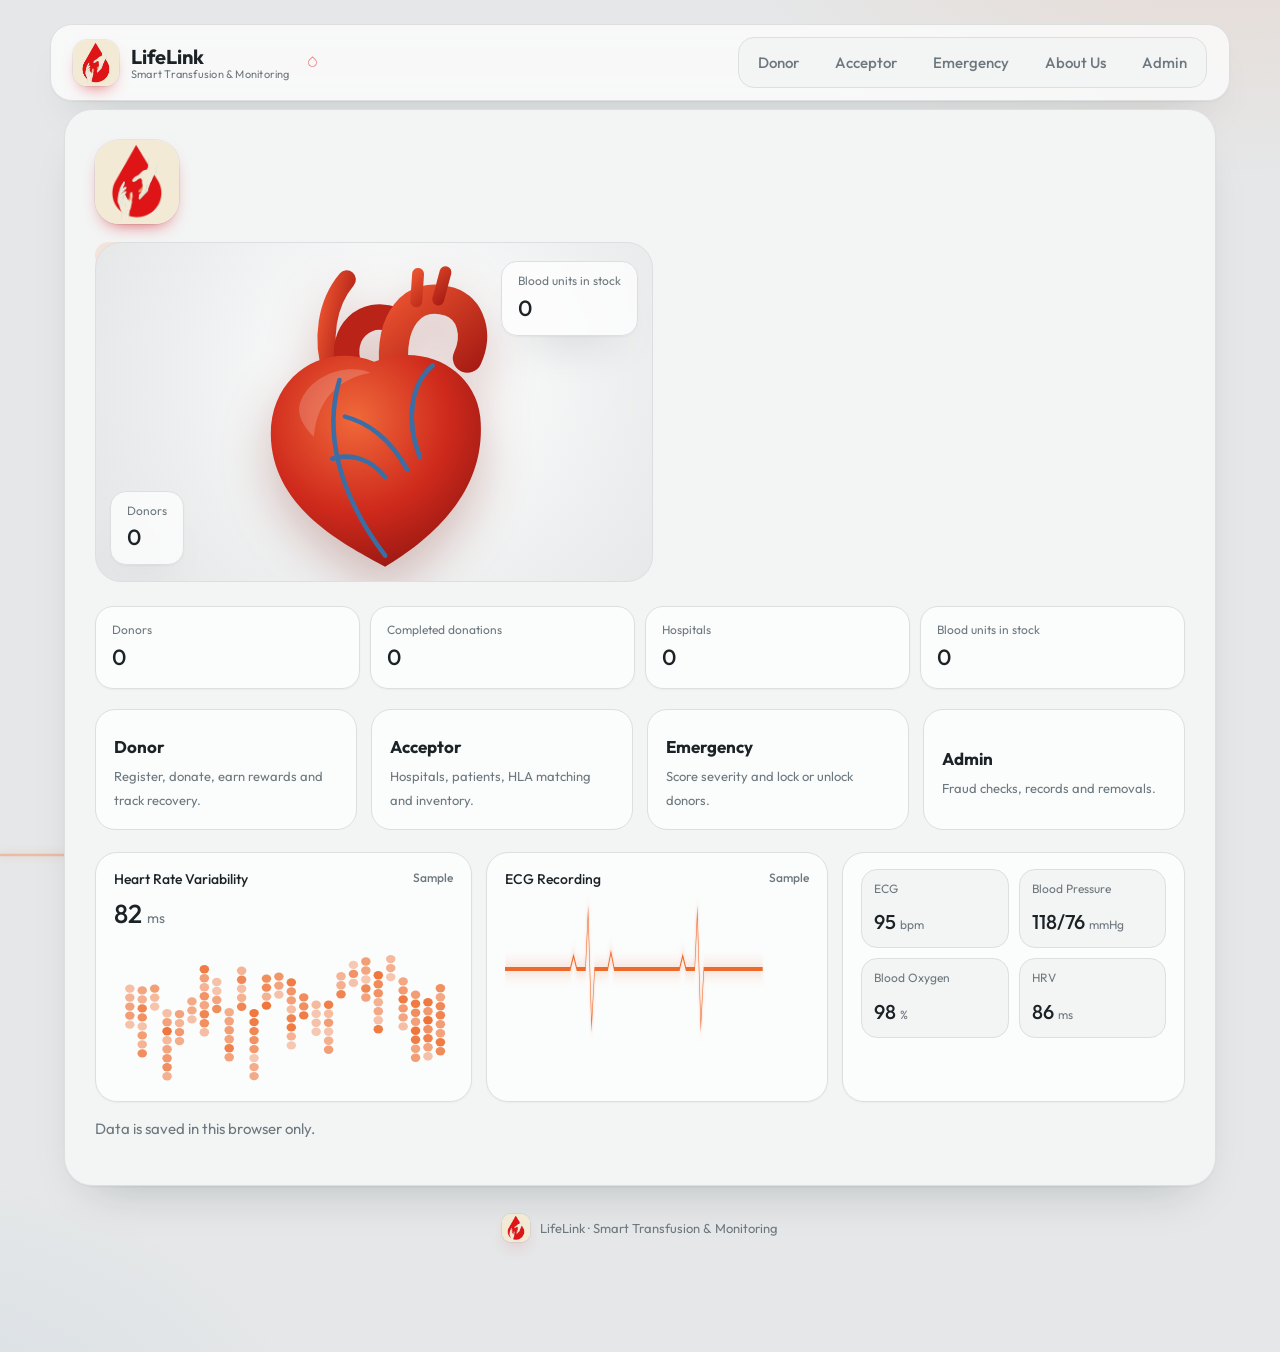
<file: LifeLink Official.html>
<!DOCTYPE html><html lang="en"><head><meta charset="utf-8"><meta name="viewport" content="width=device-width, initial-scale=1, viewport-fit=cover"><title>LifeLink – Smart Transfusion &amp; Monitoring</title><link rel="preconnect" href="https://fonts.googleapis.com"><link href="https://fonts.googleapis.com/css2?family=Outfit:wght@300;400;500;600;700&display=swap" rel="stylesheet"><style>
:root{color-scheme:dark;box-sizing:border-box;padding-top:env(safe-area-inset-top,0px);padding-bottom:env(safe-area-inset-bottom,0px);--bg:#06121a;--c:rgba(15,37,49,.8);--b:#1f4658;--t:#e8f4f6;--m:#8db1ba;--a:#2dd4bf;--r:#fb5f7a;--w:#fbbf24;--g:#4ade80}
html{scroll-padding-top:env(safe-area-inset-top,0px)}*{box-sizing:border-box}
body{margin:0;min-height:100vh;font:15px/1.55 "Segoe UI",system-ui,-apple-system,sans-serif;color:var(--t);background:radial-gradient(900px 520px at 88% -8%,#0e4a52,transparent 60%),radial-gradient(700px 520px at -8% 108%,#3b1427,transparent 58%),var(--bg);background-attachment:fixed}
header{display:flex;flex-wrap:wrap;gap:10px;align-items:center;justify-content:space-between;padding:12px 22px;border-bottom:1px solid var(--b);background:rgba(6,18,26,.85);backdrop-filter:blur(10px);position:sticky;top:env(safe-area-inset-top,0px);z-index:5}
.logo{display:flex;gap:10px;align-items:center;font-weight:700;font-size:19px;cursor:pointer}.logo svg{width:30px;height:30px}.logo small{display:block;font-size:11px;color:var(--m);font-weight:400}
nav{display:flex;gap:6px;flex-wrap:wrap}button{font:inherit;cursor:pointer}
nav button,aside button{background:none;border:1px solid transparent;color:var(--m);padding:8px 14px;border-radius:10px;text-align:left}
nav button:hover,aside button:hover{color:var(--t);background:#ffffff0d}nav button.on,aside button.on{color:#04211e;background:var(--a);font-weight:600}
.lay{display:flex;gap:20px;max-width:1180px;margin:0 auto;padding:22px}
aside{width:210px;flex:none;display:flex;flex-direction:column;gap:4px;position:sticky;top:84px;align-self:flex-start}aside[hidden]{display:none}
main{flex:1;min-width:0;background:var(--c);border:1px solid var(--b);border-radius:18px;padding:26px;backdrop-filter:blur(8px);box-shadow:0 20px 50px #0006;min-height:60vh}
h2{margin:0 0 14px;font-size:24px;font-weight:600}h3{margin:22px 0 10px;font-size:17px;color:var(--a)}.m{color:var(--m)}
.g{display:grid;grid-template-columns:repeat(auto-fit,minmax(220px,1fr));gap:14px}.w{grid-column:1/-1}
label{display:flex;flex-direction:column;gap:5px;font-size:13px;color:var(--m)}
input,select,textarea{font:inherit;color:var(--t);background:#081a24;border:1px solid var(--b);border-radius:10px;padding:10px 12px;outline:none}
input:focus,select:focus,textarea:focus,button:focus-visible{border-color:var(--a);box-shadow:0 0 0 3px #2dd4bf33}
.btn{background:linear-gradient(135deg,#2dd4bf,#38bdf8);color:#032a2c;border:0;border-radius:10px;padding:11px 22px;font-weight:700}.btn:hover{filter:brightness(1.1)}.btn.red{background:linear-gradient(135deg,#fb5f7a,#f97316);color:#fff}
.tw{overflow-x:auto;margin-top:10px;border:1px solid var(--b);border-radius:12px}table{border-collapse:collapse;width:100%;font-size:14px}
th,td{padding:10px 12px;text-align:left;border-bottom:1px solid #16394a;white-space:nowrap}th{background:#0b2431;color:var(--m);font-weight:600}tr:last-child td{border:0}
.kv{display:grid;grid-template-columns:repeat(auto-fit,minmax(200px,1fr));gap:10px;margin-top:16px}.kv div{background:#0a202c;border:1px solid var(--b);border-radius:12px;padding:10px 14px}.kv span{display:block;font-size:12px;color:var(--m)}.kv b{font-weight:600}
.bd{display:inline-block;padding:2px 10px;border-radius:99px;font-size:12px;font-weight:600;background:#2dd4bf22;color:var(--a)}.bd.bad{background:#fb5f7a22;color:var(--r)}.bd.warn{background:#fbbf2422;color:var(--w)}.bd.ok{background:#4ade8022;color:var(--g)}
.toast{position:fixed;right:18px;bottom:calc(18px + env(safe-area-inset-bottom,0px));max-width:340px;padding:12px 16px;border-radius:12px;background:#2a1019;border:1px solid var(--r);z-index:9;box-shadow:0 10px 30px #0008}.toast.ok{background:#0b2a22;border-color:var(--g)}
.cert{margin-top:18px;border:1px solid var(--a);border-radius:16px;padding:20px;background:linear-gradient(160deg,#0c3a40,#0a202c)}.cert.no{border-color:var(--r);background:linear-gradient(160deg,#3a1220,#0a202c)}.cert h3{margin-top:0}
.tl{margin:14px 0;padding-left:18px;border-left:2px solid var(--b)}.tl div{margin-bottom:14px;padding-left:12px}.tl b{display:block}
.bar{display:flex;align-items:center;gap:10px;margin:7px 0}.bar span{width:46px;color:var(--m)}.bar div{flex:1;height:10px;background:#0a202c;border-radius:9px;overflow:hidden}.bar i{display:block;height:100%;background:linear-gradient(90deg,var(--a),var(--r))}.bar b{width:34px;text-align:right}
.hero{padding:10px 0 22px}.hero h1{font-size:clamp(30px,5vw,46px);line-height:1.1;margin:0 0 12px;font-weight:700}.hero p{max-width:560px;color:var(--m);margin:0}
.cards{display:grid;grid-template-columns:repeat(auto-fit,minmax(230px,1fr));gap:14px;margin-top:20px}
.cards button{background:#0a202c;border:1px solid var(--b);border-radius:16px;padding:18px;color:var(--t);text-align:left}.cards button:hover{border-color:var(--a);background:#0d2a38}.cards b{display:block;font-size:17px;margin:6px 0 4px}.cards span{color:var(--m);font-size:13px}
.ecg{position:fixed;left:0;right:0;bottom:0;height:90px;opacity:.16;pointer-events:none;z-index:0}.ecg path{stroke-dasharray:1400;animation:d 7s linear infinite}@keyframes d{from{stroke-dashoffset:1400}to{stroke-dashoffset:-1400}}
main,header{position:relative;z-index:1}
@media(max-width:760px){.lay{flex-direction:column;padding:12px}aside{width:100%;flex-direction:row;overflow-x:auto;position:static}aside button{white-space:nowrap}main{padding:18px}}
@media(prefers-reduced-motion:reduce){.ecg path{animation:none}}
</style><style>
/* LifeLink — clinical dashboard skin (visual layer only; no logic/ID/class changes) */
:root{color-scheme:light;--logo:url("[data-uri]");--bg:#e5e7e8;--sf:#f3f4f4;--sf2:#fff;--b:#dcdfe0;--t:#1c2327;--m:#6d787e;--a:#ee6a2b;--a2:#f7a374;--r:#d92a2f;--w:#d99a14;--g:#2a9d68;--bl:#3b7fc0;--c:#f3f4f4;--sh:0 1px 2px #1c23270d,0 24px 48px -28px #1c232744;--gl:rgba(255,255,255,.72)}
@media(prefers-color-scheme:dark){:root:not([data-theme=light]){color-scheme:dark;--bg:#12181c;--sf:#192127;--sf2:#1f2931;--b:#2b3740;--t:#e8eef1;--m:#8fa0aa;--a:#f2793a;--a2:#c8602a;--r:#f0555a;--w:#f0b23a;--g:#47c28a;--bl:#6aa6e0;--c:#192127;--sh:0 1px 2px #0006,0 24px 48px -28px #000a;--gl:rgba(31,41,49,.75)}}
:root[data-theme=dark]{color-scheme:dark;--bg:#12181c;--sf:#192127;--sf2:#1f2931;--b:#2b3740;--t:#e8eef1;--m:#8fa0aa;--a:#f2793a;--a2:#c8602a;--r:#f0555a;--w:#f0b23a;--g:#47c28a;--bl:#6aa6e0;--c:#192127;--sh:0 1px 2px #0006,0 24px 48px -28px #000a;--gl:rgba(31,41,49,.75)}
body{font-family:Outfit,Inter,"Segoe UI",system-ui,sans-serif;font-size:15px;color:var(--t);background:radial-gradient(800px 460px at 95% -8%,color-mix(in srgb,var(--a) 12%,transparent),transparent 62%),radial-gradient(700px 480px at -8% 108%,color-mix(in srgb,var(--bl) 9%,transparent),transparent 60%),var(--bg)}
header{margin:14px auto 0;max-width:1180px;width:calc(100% - 28px);border:1px solid var(--b);border-radius:22px;background:var(--gl);backdrop-filter:blur(14px);box-shadow:var(--sh);top:calc(10px + env(safe-area-inset-top,0px))}
.logo{gap:12px;letter-spacing:-.01em;font-size:20px;line-height:1.15}.logo small{color:var(--m);font-size:11px;letter-spacing:.02em}
.logo-img{background:var(--logo) center/cover no-repeat;aspect-ratio:1;height:46px;border-radius:14px;flex:none;box-shadow:0 0 0 1px #0000000f,0 8px 18px -10px var(--r)}.logo-img--lg{height:84px;border-radius:24px}.logo-img--sm{height:28px;border-radius:9px}
.blood-drop-pulse{width:9px;height:9px;margin-left:6px;border:1.5px solid var(--r);border-radius:0 50% 50% 50%;transform:rotate(45deg);background:linear-gradient(var(--r),var(--r)) left bottom/100% 0% no-repeat;opacity:.5;animation:dropfill 5s ease-in-out infinite}
@keyframes dropfill{0%,55%{background-size:100% 0%;box-shadow:none;opacity:.45}75%{background-size:100% 100%;box-shadow:0 0 9px color-mix(in srgb,var(--r) 55%,transparent);opacity:.95}92%{background-size:100% 100%;box-shadow:none;opacity:.6}100%{background-size:100% 0%;opacity:.35}}
nav{background:var(--sf);border:1px solid var(--b);border-radius:16px;padding:4px}
nav button,aside button{color:var(--m);font-weight:500;border-radius:12px}nav button:hover,aside button:hover{color:var(--t);background:color-mix(in srgb,var(--a) 9%,transparent)}
nav button.on,aside button.on{color:#fff;background:linear-gradient(135deg,var(--a),var(--a2));box-shadow:0 8px 16px -9px var(--a)}
.lay{padding:18px 14px 22px}aside{background:var(--sf);border:1px solid var(--b);border-radius:22px;padding:10px;box-shadow:var(--sh);top:96px}
main{background:var(--sf);border:1px solid var(--b);border-radius:28px;box-shadow:var(--sh);backdrop-filter:none;padding:30px}
h2{font-weight:600;letter-spacing:-.02em;font-size:26px}h3{color:var(--t);font-weight:600;letter-spacing:-.01em}.m{color:var(--m)}
label{color:var(--m);font-weight:500}input,select,textarea{background:var(--sf2);color:var(--t);border:1px solid var(--b);border-radius:14px;padding:11px 14px}
input:focus,select:focus,textarea:focus,button:focus-visible{border-color:var(--a);box-shadow:0 0 0 3px color-mix(in srgb,var(--a) 22%,transparent)}
.btn{background:linear-gradient(135deg,var(--a),var(--a2));color:#fff;border-radius:999px;padding:12px 26px;box-shadow:0 12px 20px -12px var(--a)}.btn.red{background:linear-gradient(135deg,var(--r),var(--a))}
.tw{background:var(--sf2);border:1px solid var(--b);border-radius:18px}th{background:var(--sf);color:var(--m);font-size:12px;letter-spacing:.05em;text-transform:uppercase}th,td{border-bottom:1px solid var(--b)}
.kv div{background:var(--gl);border:1px solid var(--b);border-radius:18px;padding:14px 16px;box-shadow:0 1px 2px #1c23270a}.kv span{color:var(--m)}.kv b{font-size:22px;font-weight:500;letter-spacing:-.01em}
.bd{border-radius:999px;background:color-mix(in srgb,currentColor 13%,transparent);color:var(--a)}.bd.bad{color:var(--r)}.bd.warn{color:var(--w)}.bd.ok{color:var(--g)}
.toast{background:var(--sf2);color:var(--t);border-radius:16px;border-color:var(--r);box-shadow:var(--sh)}.toast.ok{border-color:var(--g)}
.cert{border-color:var(--a);border-radius:22px;background:linear-gradient(160deg,color-mix(in srgb,var(--a) 10%,var(--sf2)),var(--sf2))}.cert.no{border-color:var(--r);background:linear-gradient(160deg,color-mix(in srgb,var(--r) 10%,var(--sf2)),var(--sf2))}
.tl{border-left-color:var(--b)}.bar span{color:var(--m)}.bar div{background:var(--sf2);border:1px solid var(--b)}.bar i{background:linear-gradient(90deg,var(--a2),var(--a))}
.hero{display:grid;grid-template-columns:1.05fr .95fr;grid-template-areas:"lg art" "tx art";gap:18px 28px;align-items:center;padding:0 0 8px}.hero>.logo-img{grid-area:lg;align-self:end}.hero>div:not(.logo-img){grid-area:tx;align-self:start}.hero h1{font-weight:600;letter-spacing:-.03em;line-height:1.08}.hero p{color:var(--m);font-size:16px}
.eyebrow{display:inline-block;margin-bottom:10px;padding:4px 12px;border-radius:999px;font-size:12px;font-weight:600;letter-spacing:.08em;text-transform:uppercase;color:var(--a);background:color-mix(in srgb,var(--a) 12%,transparent)}
.heart-art{grid-area:art;position:relative;min-height:340px;border-radius:26px;background:radial-gradient(circle at 55% 40%,var(--sf2),color-mix(in srgb,var(--b) 70%,var(--sf)));border:1px solid var(--b);overflow:hidden}
.heart-art svg{position:absolute;inset:12px 0 0;margin:auto;height:92%;width:auto;filter:drop-shadow(0 22px 24px #7a1d1244);animation:beat 5s ease-in-out infinite;transform-origin:50% 62%}
@keyframes beat{0%,100%{transform:scale(1)}8%{transform:scale(1.025)}16%{transform:scale(1)}24%{transform:scale(1.015)}32%{transform:scale(1)}}
.chip{position:absolute;padding:10px 16px;border-radius:16px;background:var(--gl);backdrop-filter:blur(10px);border:1px solid var(--b);box-shadow:var(--sh);font-size:12px;color:var(--m)}.chip b{display:block;font-size:22px;font-weight:500;color:var(--t)}.chip.l{left:14px;bottom:16px}.chip.r{right:14px;top:18px}
.cards button{background:var(--gl);border:1px solid var(--b);border-radius:20px;color:var(--t);transition:transform .2s,box-shadow .2s,border-color .2s}.cards button:hover{border-color:var(--a);transform:translateY(-3px);box-shadow:var(--sh);background:var(--sf2)}.cards span{color:var(--m)}
.board{display:grid;grid-template-columns:1.1fr 1fr 1fr;gap:14px;margin-top:22px}.board h4{margin:0 0 4px;font-weight:500;font-size:14px;color:var(--t);display:flex;justify-content:space-between;gap:8px}.board h4 em{font-style:normal;color:var(--m);font-size:12px}
.panel{background:var(--gl);border:1px solid var(--b);border-radius:22px;padding:16px 18px;box-shadow:0 1px 2px #1c23270a;min-width:0}.panel svg{display:block;width:100%;height:150px}.panel .big{font-size:26px;font-weight:500}.panel .big small{font-size:14px;color:var(--m);font-weight:400}
.vit{display:grid;grid-template-columns:1fr 1fr;gap:10px}.vit div{background:var(--sf);border:1px solid var(--b);border-radius:16px;padding:10px 12px;font-size:12px;color:var(--m)}.vit b{display:block;margin-top:8px;font-size:20px;font-weight:500;color:var(--t)}.vit b small{font-size:12px;color:var(--m);font-weight:400}
.ecg-live path{stroke:var(--a);stroke-width:2.4;fill:none;stroke-dasharray:1400;animation:d 7s linear infinite;filter:drop-shadow(0 0 4px color-mix(in srgb,var(--a) 55%,transparent))}
.ecg{opacity:.34}.ecg path{stroke:var(--a);stroke-width:2.6;filter:drop-shadow(0 0 5px color-mix(in srgb,var(--a) 60%,transparent))}
.about-page{max-width:900px}.about-lead{font-size:17px;color:var(--m);max-width:680px;margin:0 0 6px}
.about-grid,.founders{display:grid;grid-template-columns:repeat(auto-fit,minmax(250px,1fr));gap:16px;margin-top:18px}
.about-card,.founder-card{background:var(--gl);border:1px solid var(--b);border-radius:22px;padding:22px;box-shadow:0 1px 2px #1c23270a}.about-card h3{margin-top:0}.about-card p{margin:0}
.founder-card h3{margin:12px 0 4px}.founder-card p{margin:10px 0 0;font-size:14px}.founder-avatar{width:56px;height:56px;border-radius:50%;display:grid;place-items:center;color:#fff;font-weight:600;font-size:20px;background:linear-gradient(135deg,var(--a),var(--r))}
.site-foot{display:flex;gap:10px;align-items:center;justify-content:center;padding:6px 0 110px;color:var(--m);font-size:13px;position:relative;z-index:1}
@media(max-width:900px){.hero{grid-template-columns:1fr;grid-template-areas:"lg" "tx" "art"}.board{grid-template-columns:1fr}.heart-art{min-height:300px}}
@media(max-width:760px){header{border-radius:18px}main{padding:18px;border-radius:22px}aside{top:auto}}
@media(prefers-reduced-motion:reduce){.blood-drop-pulse,.heart-art svg,.ecg-live path{animation:none}}
</style></head><body>
<svg class="ecg" viewBox="0 0 1400 90" preserveAspectRatio="none"><path d="M0 45H300l15-8 15 8h40l12-34 16 68 14-34h60l15-10 15 10h300l15-8 15 8h40l12-34 16 68 14-34h300" fill="none" stroke="#2dd4bf" stroke-width="2"/></svg>
<header><div class="logo" onclick="go('home')"><div class="logo-img" role="img" aria-label="LifeLink logo"></div><div>LifeLink<small>Smart Transfusion &amp; Monitoring</small></div><span class="blood-drop-pulse" id="blood-drop-pulse" aria-hidden="true"></span></div><nav id="nav"></nav></header>
<div class="lay"><aside id="s" hidden></aside><main id="m"></main></div>
<footer class="site-foot"><div class="logo-img logo-img--sm" role="img" aria-label="LifeLink logo"></div><span>LifeLink · Smart Transfusion &amp; Monitoring</span></footer>
<script>
const $=s=>document.querySelector(s),E=s=>String(s??'').replace(/[&<>"]/g,c=>({'&':'&amp;','<':'&lt;','>':'&gt;','"':'&quot;'}[c]));
const H=h=>({h}),K='lifelink_v2';let S,adm=false;
try{S=JSON.parse(localStorage.getItem(K))}catch(e){}
S=S||{};['d','a','p','n','inv','rx','rc','em'].forEach(k=>S[k]=S[k]||[]);S.h=S.h||{};S.ph=S.ph||{};S.sf=S.sf||{};S.c=Object.assign({d:0,a:0,p:0,n:0,x:0,c:0},S.c);
const save=()=>{try{localStorage.setItem(K,JSON.stringify(S))}catch(e){}};
function T(m,ok){const t=document.createElement('div');t.className='toast'+(ok?' ok':'');t.textContent=m;document.body.append(t);setTimeout(()=>t.remove(),4000)}
const O=h=>$('#o').innerHTML=h,td=()=>new Date().toISOString().slice(0,10),ad=(d,n)=>{const x=new Date(d);x.setDate(x.getDate()+n);return x.toISOString().slice(0,10)},dd=(a,b)=>Math.round((new Date(a)-new Date(b))/864e5);
const nid=(p,k)=>p+String(++S.c[k]).padStart(3,'0'),up=s=>String(s||'').trim().toUpperCase(),gd=id=>S.d.find(x=>x.id==up(id));
const bd=(t,c)=>H(`<span class="bd ${c||''}">${E(t)}</span>`),kv=a=>`<div class="kv">${a.map(([k,v])=>`<div><span>${k}</span><b>${E(v)}</b></div>`).join('')}</div>`;
const tb=(h,r)=>r.length?`<div class="tw"><table><tr>${h.map(x=>`<th>${x}</th>`).join('')}</tr>${r.map(x=>`<tr>${x.map(c=>`<td>${c&&c.h!=null?c.h:E(c)}</td>`).join('')}</tr>`).join('')}</table></div>`:'<p class="m">No records found yet.</p>';
function F(t,fs,cb,btn,pre=''){$('#m').innerHTML=`<h2>${t}</h2>${pre}<form id="f" class="g">${fs.map(([n,l,ty,x])=>`<label class="${ty=='area'?'w':''}">${l}`+(ty=='sel'?`<select name="${n}" required>${x.map(o=>`<option value="${o}">${o||'Select…'}</option>`).join('')}</select>`:ty=='area'?`<textarea name="${n}" rows="2"></textarea>`:`<input name="${n}" type="${ty}" ${x&&x.includes('opt')?'':'required'} ${x||''}>`)+'</label>').join('')}<div class="w"><button class="btn">${btn||'Submit'}</button></div></form><div id="o"></div>`;
$('#f').onsubmit=e=>{e.preventDefault();cb(Object.fromEntries(new FormData(e.target)));save()}}
const BG=['','A+','A-','B+','B-','AB+','AB-','O+','O-','Bombay','Rh Null'],BS=BG.slice(1,9),YN=['','Yes','No'],NY=['No','Yes'],COMP=['','Whole Blood','RBC','Platelets','Plasma','Cryoprecipitate'];
const SH={'Whole Blood':35,RBC:42,Platelets:5,Plasma:365,Cryoprecipitate:365},RARE=['Bombay','Rh Null','AB-','O-'];
const ID2=[['id','Donor ID','text','placeholder=DNR001'],['pw','Password','password']];
function age(s){const b=new Date(s),n=new Date();let y=n.getFullYear()-b.getFullYear(),m=n.getMonth()-b.getMonth();if(n.getDate()<b.getDate())m--;if(m<0){y--;m+=12}return[y,m]}
function au(v){const d=S.d.find(x=>x.id==up(v.id)&&x.pw==v.pw);if(!d)T('Invalid Donor ID or password.');return d}
function sc(d){const L=S.n.filter(x=>x.d==d.id),dn=L.filter(x=>x.s!='Rejected').length,em=L.filter(x=>x.s=='Emergency').length,ms=L.length-dn;
const rel=Math.min(20,Math.max(0,dn*2-ms*2)),rare={Bombay:15,'Rh Null':15,'AB-':10,'O-':5}[d.bg]||0,safe=dn>=10?10:dn>=5?5:dn>=1?2:0,life=dn>=60?30:dn>=40?25:dn>=20?20:dn>=10?15:dn>=5?10:dn>=1?5:0,com=Math.min(10,(S.sf[d.id]||{}).p||0),ep=Math.min(em*5,20);
const s=Math.min(100,life+ep+rel+rare+safe+com),rank=s<=24?'New Donor':s<=44?'Community Donor':s<=64?'Lifesaver':s<=84?'Blood Guardian':'National Blood Champion';
return{dn,em,ms,rel,rare,safe,life,com,ep,s,rank}}
const RP=[[1,'Drink plenty of water.'],[2,'Avoid heavy lifting or strenuous exercise.'],[3,'Eat light, balanced meals.'],[5,'Include iron-rich foods (spinach, beans, red meat).'],[7,'Avoid alcohol and smoking.'],[10,'Continue hydration and rest.'],[14,'Resume normal activities gradually.'],[28,'Monitor your health and consult a doctor if needed.'],[42,'Maintain a healthy lifestyle.'],[56,'You are ready to recover fully — keep the 90-day gap before the next donation.']];
const rec=dt=>'<h3>Recovery tracker</h3>'+tb(['Day','Date','Guideline','Status'],RP.map(([n,g])=>[n,ad(dt,n),g,bd(ad(dt,n)<=td()?'Done':'Upcoming',ad(dt,n)<=td()?'ok':'')]));
const HX=['HLA-A*01:01','HLA-A*24:02','HLA-B*07:02','HLA-B*44:03','HLA-C*07:01','HLA-C*04:01','HLA-DRB1*03:01','HLA-DRB1*15:01'],HL=['A','A','B','B','C','C','DR','DR'];
const HF=(p)=>HX.map((x,i)=>['h'+i,'HLA-'+HL[i]+(i%2+1),'text',`pattern="HLA-[A-Za-z0-9]+\\*\\d{2,3}:\\d{2,3}" placeholder="${x}" ${p||''}`]),hv=v=>HX.map((_,i)=>up(v['h'+i]));
const st=n=>n<0?['Expired','bad']:n==0?['Expires today','bad']:n<=2?['Expires in '+n+' day'+(n>1?'s':''),'warn']:['Safe · '+n+' days left','ok'];
const invT=()=>tb(['Unit','Blood group','Component','Quantity','Expiry','Status'],[...S.inv].sort((a,b)=>a.e<b.e?-1:1).map(u=>{const s=st(dd(u.e,td()));return[u.id,u.bg,u.c,u.q,u.e,bd(s[0],s[1])]}));
/* ---------- DONOR ---------- */
function reg(){F('Register as donor',[['name','Full name','text'],['height','Height (m)','number','step=0.01 min=1 max=2.5 placeholder=1.75'],['weight','Weight (kg)','number','step=0.1 min=1'],['dob','Date of birth','date'],['eid','Emirates ID','text','pattern="784-\\d{4}-\\d{7}-\\d" placeholder=784-1234-1234567-1'],['idn','Name on ID','text'],['phone','Phone','text','pattern="971-\\d{2}-\\d{3}-\\d{4}" placeholder=971-50-123-4567'],['gm','Gmail','email','placeholder=xyz@gmail.com'],['pw','Create password','password','minlength=4'],['bg','Blood group','sel',BG]],v=>{
if(+v.weight<50)return T('Weight must be at least 50 kg. Registration failed.');const[y,m]=age(v.dob);if(y<18||y>60)return T('Donor rejected: age must be between 18 and 60.');
if(v.idn.trim().toLowerCase()!=v.name.trim().toLowerCase())return T('ID name does not match your real name.');if(!/@gmail\.com$/i.test(v.gm))return T('Invalid Gmail format.');if(S.d.some(x=>x.eid==v.eid))return T('This Emirates ID is already registered.');
const id=nid('DNR','d');S.d.push({id,name:v.name.trim(),h:v.height,w:+v.weight,dob:v.dob,eid:v.eid,idn:v.idn,ph:v.phone,gm:v.gm,pw:v.pw,bg:v.bg,st:'UNLOCKED'});T('Donor registered successfully!',1);
O(`<div class="cert"><h3>Donor accepted</h3>Your Donor ID is <b>${id}</b> — keep it safe.<br>Age: ${y} years and ${m} months</div>`)},'Register donor')}
function det(){F('My details',ID2,v=>{const d=au(v);if(!d)return;const[y,m]=age(d.dob);O(kv([['Donor ID',d.id],['Name',d.name],['Height',d.h+' m'],['Weight',d.w+' kg'],['Date of birth',d.dob],['Age',y+' years, '+m+' months'],['Emirates ID',d.eid],['ID name',d.idn],['Phone',d.ph],['Gmail',d.gm],['Blood group',d.bg],['Status',d.st]]))},'Show details')}
function hla(){F('Register as stem cell donor',[...ID2,...HF()],v=>{const d=au(v);if(!d)return;S.h[d.id]=hv(v);T('HLA details saved.',1);O('<p>HLA typing registered. It will be cross-verified with hospitals and administrators.</p>')},'Save HLA typing','<p class="m">Enter accurate alleles from a certified laboratory report — two alleles per locus. False information may lead to serious consequences and fines.</p>')}
function vhla(){F('My HLA details',ID2,v=>{const d=au(v);if(!d)return;const h=S.h[d.id];if(!h)return T('No HLA details found for this donor.');O(kv(h.map((x,i)=>['HLA-'+HL[i]+(i%2+1),x])))},'View HLA')}
function rank(){const r=S.d.map(d=>({d,x:sc(d)})).sort((a,b)=>b.x.s-a.x.s).slice(0,10);$('#m').innerHTML='<h2>Emergency priority ranking</h2><p class="m">Top 10 donors by excellence score — first to be called in an emergency.</p>'+tb(['#','Donor','Blood','Score','Rank','Donations','Emergency','Reliability','Flags'],r.map(({d,x},i)=>[i+1,d.name,d.bg,x.s,bd(x.rank),x.dn,x.em,x.rel,H((d.st=='LOCKED'?'<span class="bd warn">Locked</span> ':'')+((S.sf[d.id]||{}).u?'<span class="bd bad">Unsafe flag</span>':''))]))}
const Q=[['Are you between 18 and 60 years old?','No','Age not within eligible range.'],['Do you weigh more than 50 kg?','No','Weight below minimum requirement.'],['Have you donated blood in the last 3 months?','Yes','Donation cooldown period not completed.'],['Do you have any chronic illness (diabetes, hypertension)?','Yes','Chronic illness detected.'],['Are you taking antibiotics or strong medication?','Yes','Medication may interfere with donation.'],['Any active infection or fever?','Yes','Active infection or fever present.'],['Alcohol in the last 24 hours?','Yes','Alcohol consumption detected.'],['Pregnant or breastfeeding?','Yes','Pregnancy or breastfeeding not eligible.'],['History of hepatitis, HIV or other transfusion-related disease?','Yes','High-risk transfusion disease history.'],['Did you sleep well and eat a healthy meal today?','No','Insufficient rest or nutrition.']];
function don(){F('Donate now',[...Q.map((q,i)=>['q'+i,q[0],'sel',YN]),['em','Is this an emergency donation?','sel',NY],...ID2],v=>{const d=au(v);if(!d)return;if(d.st=='LOCKED')return T('This donor is locked by the emergency team. Contact an administrator.');
const why=Q.filter((q,i)=>v['q'+i]==q[1]).map(q=>q[2]),last=S.n.filter(x=>x.d==d.id&&x.s!='Rejected').map(x=>x.dt).sort().pop();if(last&&dd(td(),last)<90&&!why.includes(Q[2][2]))why.push('Last donation was '+dd(td(),last)+' days ago (90 days required).');
const ok=!why.length,n={id:nid('DON','n'),d:d.id,dt:td(),s:ok?(v.em=='Yes'?'Emergency':'Approved'):'Rejected',r:why.join(' ')};S.n.push(n);
O((ok?`<div class="cert"><h3>Donor approval certificate</h3>${kv([['Donor name',d.name],['Donor ID',d.id],['Date',n.dt],['Status','Approved for blood donation'+(n.s=='Emergency'?' (emergency)':'')]])}<p>You passed the eligibility screening. Please go to the nearest registered hospital or blood bank.</p></div>${rec(n.dt)}`:`<div class="cert no"><h3>Donor not approved</h3><p>${E(n.r)}</p></div>`)+`<h3>For future eligibility</h3><p class="m">Eat a balanced diet, stay hydrated, sleep well, avoid alcohol before donating, wait at least 90 days between whole blood donations, and consult a healthcare professional if needed.</p><p class="m">Before donating: drink water, avoid alcohol and smoking for 24 hours, carry a valid ID, and rest 10–15 minutes afterwards.</p>`)},'Check eligibility')}
function rew(){F('Rewards',ID2,v=>{const d=au(v);if(!d)return;const x=sc(d);O(`<h3>${E(d.name)} · ${E(x.rank)}</h3><div class="bar"><span>${x.s}</span><div><i style="width:${x.s}%"></i></div><b>/100</b></div>`+kv([['Donor ID',d.id],['Excellence score',x.s],['Rank',x.rank],['Lifetime donations',x.dn],['Emergency donations',x.em],['Lifetime points',x.life],['Emergency points',x.ep],['Reliability points',x.rel],['Rare blood points',x.rare],['Safe history points',x.safe],['Community points',x.com]]))},'Show rewards')}
function his(){F('My history',ID2,v=>{const d=au(v);if(!d)return;const x=sc(d),L=S.n.filter(y=>y.d==d.id),ok=L.filter(y=>y.s!='Rejected'),n=ok.length,last=ok.map(y=>y.dt).sort().pop(),rel=n+x.ms?Math.round(n/(n+x.ms)*100):100,rare=RARE.includes(d.bg);
const A=[[n>=1,'Journey started','Your first blood donation began your lifesaving journey.'],[n>=5,'Community supporter','Consistently helping patients in need.'],[n>=10,'Lifesaver','10 successful donations — 30+ potential lives helped.'],[x.em>=1,'Emergency hero','You responded during emergencies and supported critical patients.'],[rare,'Rare blood champion','Your rare blood has exceptional value.'],[x.s>=65,'Blood guardian','One of the most trusted donors in the system.']].filter(a=>a[0]);
O(kv([['Donor ID',d.id],['Total donations',n],['Potential lives helped',n*3],['Emergency donations',x.em],['Rare blood donations',rare?n:0],['Reliability',rel+'%'],['Blood group',d.bg],['Next eligible date',last?ad(last,90):'Eligible now'],['Current rank',x.rank]])+'<h3>Donor legacy timeline</h3>'+(A.length?`<div class="tl">${A.map(a=>`<div><b>${E(a[1])}</b><span class="m">${E(a[2])}</span></div>`).join('')}</div>`:'<p class="m">Make your first donation to start your timeline.</p>')+'<h3>Donation log</h3>'+tb(['ID','Date','Status','Reason'],L.map(y=>[y.id,y.dt,bd(y.s,y.s=='Rejected'?'bad':'ok'),y.r||'—']))+(last?rec(last):''))},'Show history')}
function addu(){F('Add blood unit',[['bg','Blood group','sel',['',...BS]],['c','Component','sel',COMP],['q','Quantity (units)','number','min=1']],v=>{const e=ad(td(),SH[v.c]);S.inv.push({id:nid('UNT','x'),bg:v.bg,c:v.c,q:+v.q,e});T('Blood unit added.',1);O(`<p>Expiry date set automatically to <b>${e}</b>.</p><h3>Current blood inventory</h3>`+invT())},'Add unit')}
/* ---------- ACCEPTOR ---------- */
function rac(){F('Hospital registration',[['hn','Hospital name','text'],['lic','License number','text'],['em','Email','email'],['ph','Phone number','tel'],['ad','Address','text'],['ct','City','text'],['ty','Hospital type','sel',['','Govt','Private','Clinic']],['bb','Blood bank available','sel',YN],['ec','Emergency contact','tel'],['pw','Create password','password','minlength=4']],v=>{if(S.a.some(x=>x.lic==v.lic))return T('This license number is already registered.');const id=nid('ACP','a');S.a.push({id,...v});T('Hospital registered successfully!',1);O(`<div class="cert">Your Acceptor ID is <b>${id}</b>.</div>`)},'Register hospital')}
function sac(){F('Hospital details',[['id','Acceptor ID','text','placeholder=ACP001'],['lic','License number','text'],['pw','Password','password']],v=>{const a=S.a.find(x=>x.id==up(v.id)&&x.lic==v.lic&&x.pw==v.pw);if(!a)return T('Invalid credentials. Please try again.');O(kv([['Acceptor ID',a.id],['Hospital',a.hn],['License',a.lic],['Email',a.em],['Phone',a.ph],['Address',a.ad],['City',a.ct],['Type',a.ty],['Blood bank',a.bb],['Emergency contact',a.ec]]))},'Show details')}
function rpt(){F('Register patient',[['fn','First name','text'],['ln','Last name','text'],['dob','Date of birth','date'],['gn','Gender','sel',['','Male','Female','Other']],['nat','Nationality (optional)','text','opt'],['nid','Emirates ID / National ID / Passport (optional)','text','opt'],['mob','Mobile number','tel'],['em','Email (optional)','email','opt'],['ad','Address (optional)','text','opt'],['bg','Blood group','sel',['','A','B','AB','O']],['rh','Rh factor','sel',['','+','-']],['ht','Height (optional)','text','opt'],['wt','Weight (optional)','text','opt'],...HF('opt')],v=>{const id=nid('PAT','p'),h=hv(v);S.p.push({id,fn:v.fn,ln:v.ln,dob:v.dob,gn:v.gn,nat:v.nat,nid:v.nid,mob:v.mob,em:v.em,ad:v.ad,bg:v.bg+v.rh,ht:v.ht,wt:v.wt});if(h.some(x=>x))S.ph[id]=h;T('Patient registered successfully!',1);O(`<div class="cert">Patient ID: <b>${id}</b>${S.ph[id]?'<br>HLA typing saved.':''}</div>`)},'Register patient','<p class="m">HLA typing is optional here, but needed for stem cell donor matching.</p>')}
const lm=(a,b)=>{let c=0;const t=[...b];a.forEach(x=>{const i=t.indexOf(x);if(i>-1){c++;t.splice(i,1)}});return c};
function mat(){F('HLA matching',[['id','Patient ID','text','placeholder=PAT001']],v=>{const p=S.ph[up(v.id)];if(!p)return T('No HLA details found for this patient.');
const r=S.d.filter(d=>S.h[d.id]&&d.st!='LOCKED').map(d=>{const h=S.h[d.id];let m=0;for(let i=0;i<8;i+=2)m+=lm(p.slice(i,i+2),h.slice(i,i+2));return{d,m}}).filter(x=>x.m>=4).sort((a,b)=>b.m-a.m);
O(r.length?'<h3>Matches found</h3>'+tb(['Donor','Donor ID','Email','Blood','Match'],r.map(x=>[x.d.name,x.d.id,x.d.gm,x.d.bg,bd(x.m+'/8 alleles',x.m>=7?'ok':x.m>=6?'':'warn')])):'<p class="m">No suitable donor match found (at least 4 of 8 alleles must match).</p>')},'Find donors')}
function rrx(){const L=['Whole Blood','RBC','Platelets','Plasma','Cryoprecipitate'];F('Record transfusion reaction',[['pid','Patient ID','text'],['did','Donor ID','text'],['hid','Hospital ID','text'],['dt','Date','date'],['tm','Time','time','step=1'],['bc','Blood component','sel',['',...L]],['u','Units given','number','min=1'],['du','Duration','text','placeholder="2 hours"'],['s1','Started at','time','step=1'],['s2','Ended at','time','step=1'],['ty','Reaction type','sel',['','No Reaction','Mild Allergic Reaction','Febrile Reaction','TRALI','TACO','Hypotension','Other']],['sv','Severity','sel',['','None','Mild','Moderate','Severe','Life Threatening']],['ds','Is the donor safe?','sel',YN],['nt','Doctor notes','area']],v=>{
const p=up(v.pid),d=up(v.did),h=up(v.hid);if(!S.p.some(x=>x.id==p))return T('Patient ID not found.');if(!gd(d))return T('Donor ID not found.');if(!S.a.some(x=>x.id==h))return T('Hospital ID not found.');
const id=nid('RXN','x');S.rx.push({id,p,d,h,dt:v.dt,tm:v.tm,bc:v.bc,u:v.u,du:v.du,s1:v.s1,s2:v.s2,ty:v.ty,sv:v.sv,nt:v.nt,ds:v.ds});const f=S.sf[d]=S.sf[d]||{p:0,u:false};
if(v.ds=='Yes'){f.p+=5;T('Reaction '+id+' recorded. Donor marked safe — points awarded.',1)}else{f.u=true;T('Reaction '+id+' recorded. Donor marked unsafe — no points awarded.')}O(`<div class="cert">Reaction ID: <b>${id}</b></div>`)},'Save reaction')}
function vrx(){F('View reaction',[['id','Reaction ID','text','placeholder=RXN001']],v=>{const r=S.rx.find(x=>x.id==up(v.id));if(!r)return T('No reaction found with that ID.');O(kv([['Reaction ID',r.id],['Patient',r.p],['Donor',r.d],['Hospital',r.h],['Date',r.dt],['Time',r.tm],['Component',r.bc],['Units',r.u],['Duration',r.du],['Started',r.s1],['Ended',r.s2],['Reaction',r.ty],['Severity',r.sv],['Donor safe',r.ds],['Doctor notes',r.nt||'—']]))},'View')}
const RC={'A+':['A+','A-','O+','O-'],'A-':['A-','O-'],'B+':['B+','B-','O+','O-'],'B-':['B-','O-'],'AB+':['AB+','AB-','A+','A-','B+','B-','O+','O-'],'AB-':['AB-','A-','B-','O-'],'O+':['O+','O-'],'O-':['O-']},PL={A:['A','AB'],B:['B','AB'],AB:['AB'],O:['O','A','B','AB']};
function recm(){F('Smart blood recommendation',[['pid','Patient ID','text'],['bg','Patient blood group','sel',['',...BS]],['c','Component needed','sel',COMP],['age','Age','number','min=0'],['wt','Weight (kg)','number','min=1 step=0.1'],['em','Emergency?','sel',NY]],v=>{
const red=['Whole Blood','RBC'].includes(v.c),cand=red?RC[v.bg]:PL[v.bg.replace(/[+-]/,'')],stock=g=>S.inv.filter(u=>u.c==v.c&&(red?u.bg==g:u.bg.replace(/[+-]/,'')==g)&&u.e>=td()).reduce((a,u)=>a+u.q,0);
const rows=cand.map((g,i)=>[bd(i?'Alternative':'Recommended',i?'':'ok'),g,stock(g),bd(stock(g)?'In stock':'Out of stock',stock(g)?'ok':'bad')]);S.rc.push({id:up(v.pid),bg:v.bg,c:v.c,age:v.age,wt:v.wt,em:v.em,dt:td()});
O(`<p>${red?'Red cell compatibility':'ABO plasma compatibility'} for <b>${v.bg}</b> · ${E(v.c)} · Emergency: ${v.em}</p>`+tb(['Priority','Group','Units in stock','Availability'],rows)+(v.em=='Yes'&&red?'<p class="bd warn">Emergency: O-negative red cells can be released before full cross-matching, as per hospital protocol.</p>':'')+(+v.age<18||+v.wt<50?'<p class="m">Child or low-weight patient: the physician must set the dose by body weight.</p>':'')+(rows.every(r=>!r[2])?'<p class="bd bad">No compatible stock available — request from the donor ranking or another blood bank.</p>':''))},'Recommend')}
function wst(){$('#m').innerHTML='<h2>Blood wastage prevention</h2>'+invT()+(()=>{const u=S.inv.filter(x=>{const n=dd(x.e,td());return n>=0&&n<=2}).map(x=>`<p class="bd warn">Use first: ${E(x.bg)} ${E(x.c)} (${x.q} units expiring soon)</p> `).join('');return u+(S.inv.some(x=>x.e<td())?'<p><button class="btn red" onclick="dx()">Discard expired units</button></p>':'')})()}
function dx(){S.inv=S.inv.filter(u=>u.e>=td());save();wst()}
function dash(){const ok=S.inv.filter(u=>u.e>=td()),sk=g=>ok.filter(u=>u.bg==g).reduce((a,u)=>a+u.q,0);$('#m').innerHTML='<h2>Inventory health dashboard</h2>'+kv([['Total donations',S.n.filter(x=>x.s!='Rejected').length],['Rejected screenings',S.n.filter(x=>x.s=='Rejected').length],['Donors registered',S.d.length],['Hospitals',S.a.length],['Patients',S.p.length],['Units in stock',ok.reduce((a,u)=>a+u.q,0)],['Expiring within 2 days',S.inv.filter(u=>{const n=dd(u.e,td());return n>=0&&n<=2}).length],['Reactions recorded',S.rx.length]])+'<h3>Stock by blood group</h3>'+BS.map(g=>`<div class="bar"><span>${g}</span><div><i style="width:${Math.min(100,sk(g)*5)}%"></i></div><b>${sk(g)}</b></div>`).join('')+(BS.some(g=>sk(g)<5)?'<p class="m">Groups with fewer than 5 units are running low.</p>':'')}
/* ---------- EMERGENCY ---------- */
const SV=[['trauma','Trauma case?',40],['bleed','Massive bleeding?',40],['surg','Surgery in progress?',30],['child','Child patient?',20],['icu','ICU patient?',30]];
function sev(){F('Emergency severity calculator',[['pid','Patient ID (optional)','text','opt'],...SV.map(s=>[s[0],s[1],'sel',NY])],v=>{let n=0;SV.forEach(s=>{if(v[s[0]]=='Yes')n+=s[2]});const p=n>=100?['CRITICAL — immediate blood allocation','bad']:n>=60?['HIGH — urgent attention','warn']:n>=30?['MODERATE — monitor closely','']:['LOW — stable','ok'];
S.em.push({id:nid('CAS','c'),pid:up(v.pid),f:SV.map(s=>v[s[0]]),n,pr:p[0],at:new Date().toLocaleString()});const t=S.d.map(d=>({d,x:sc(d)})).filter(x=>x.d.st!='LOCKED').sort((a,b)=>b.x.s-a.x.s).slice(0,3);
O(`<h3>Total severity score: ${n}</h3><p class="bd ${p[1]}">${p[0]}</p>`+(n>=60&&t.length?'<h3>Call these donors first</h3>'+tb(['Donor','Blood','Phone','Score'],t.map(x=>[x.d.name,x.d.bg,x.d.ph,x.x.s])):''))},'Calculate and save case')}
function cas(){$('#m').innerHTML='<h2>Emergency cases</h2>'+tb(['Case','Patient','Trauma','Bleeding','Surgery','Child','ICU','Score','Priority','Created'],[...S.em].reverse().map(c=>[c.id,c.pid||'—',...c.f,c.n,bd(c.pr.split(' ')[0],c.n>=100?'bad':c.n>=60?'warn':c.n>=30?'':'ok'),c.at]))}
const lk=on=>()=>F(on?'Lock donor':'Unlock donor',[['id','Donor ID','text']],v=>{const d=gd(v.id);if(!d)return T('Donor not found.');d.st=on?'LOCKED':'UNLOCKED';T(`Donor ${d.id} is now ${d.st}.`,1);O(`<p>${E(d.name)} (${d.id}) is <b>${d.st}</b>.</p>`)},on?'Lock donor':'Unlock donor');
function vlk(){const l=S.d.filter(d=>d.st=='LOCKED');$('#m').innerHTML='<h2>Locked donors</h2>'+(l.length?tb(['Donor ID','Name','Blood','Status'],l.map(d=>[d.id,d.name,d.bg,bd('LOCKED','warn')])):'<p class="m">No donors are currently locked.</p>')}
/* ---------- ADMIN ---------- */
const A=f=>()=>adm?f():alog();
function alog(){if(!S.ap)return F('Set admin password',[['pw','New admin password','password','minlength=6'],['p2','Confirm password','password']],v=>{if(v.pw!=v.p2)return T('Passwords do not match.');S.ap=v.pw;adm=true;T('Admin password set. Welcome Admin.',1);go('adm',0)},'Create password','<p class="m">First run: choose the administrator password. Username: <b>lifelinkadm</b></p>');
F('Admin login',[['u','Username','text'],['pw','Password','password']],v=>{if(v.u=='lifelinkadm'&&v.pw==S.ap){adm=true;T('Login successful. Welcome Admin.',1);go('adm',0)}else T('Invalid credentials. Access denied.')},'Log in')}
function fraud(){const r=[],dup=(k,l)=>{const m={};S.d.forEach(d=>(m[d[k]]=m[d[k]]||[]).push(d.id));Object.entries(m).filter(e=>e[1].length>1).forEach(([x,i])=>r.push([bd('Duplicate '+l,'bad'),x,i.join(', ')]))};
dup('eid','Emirates ID');dup('ph','phone');dup('gm','Gmail');S.n.filter(x=>x.dt>td()).forEach(x=>r.push([bd('Impossible donation date','bad'),x.dt,x.d]));
S.d.forEach(d=>{const ds=S.n.filter(x=>x.d==d.id&&x.s!='Rejected').map(x=>x.dt).sort();if(ds.some((x,i)=>i&&dd(x,ds[i-1])<90))r.push([bd('Cooldown violation','warn'),ds.join(', '),d.id])});
Object.entries(S.sf).filter(e=>e[1].u).forEach(([d])=>r.push([bd('Unsafe donor flag','warn'),'Transfusion reaction',d]));
$('#m').innerHTML='<h2>Fraud detection</h2>'+(r.length?tb(['Alert','Value','Donor(s)'],r):'<p class="bd ok">No suspicious activity found.</p>')+'<p class="m">Fraud detection completed.</p>'}
const rm=(t,lab,fn)=>()=>F(t,[['id',lab,'text'],['ok','Confirm','sel',['','Yes, remove permanently']]],v=>fn(up(v.id)),'Remove','<p class="m">This cannot be undone.</p>');
const rd=rm('Remove donor','Donor ID',id=>{if(!gd(id))return T('Donor not found.');const ds=S.n.filter(x=>x.d==id).map(x=>x.id);S.d=S.d.filter(x=>x.id!=id);S.n=S.n.filter(x=>x.d!=id);delete S.h[id];delete S.sf[id];T(`Donor ${id} and all related records removed.`,1);O('<p>Done.</p>')});
const ra=rm('Remove acceptor','Acceptor ID',id=>{if(!S.a.some(x=>x.id==id))return T('Acceptor not found.');S.a=S.a.filter(x=>x.id!=id);T(`Acceptor ${id} removed.`,1);O('<p>Done.</p>')});
const vl=(t,h,r)=>()=>{$('#m').innerHTML=`<h2>${t}</h2>`+tb(h,r())};
const vd=vl('All donors',['ID','Name','Age','Blood','Emirates ID','ID name','Phone','Gmail','Status'],()=>S.d.map(d=>{const a=age(d.dob);return[d.id,d.name,a[0]+'y '+a[1]+'m',d.bg,d.eid,d.idn,d.ph,d.gm,d.st]}));
const va=vl('All acceptors',['ID','Hospital','License','Email','Phone','Address','City','Type','Blood bank','Emergency'],()=>S.a.map(a=>[a.id,a.hn,a.lic,a.em,a.ph,a.ad,a.ct,a.ty,a.bb,a.ec]));
const vp=vl('All patients',['ID','Name','DOB','Gender','Nationality','National ID','Mobile','Email','Address','Blood','Height','Weight'],()=>S.p.map(p=>[p.id,p.fn+' '+p.ln,p.dob,p.gn,p.nat,p.nid,p.mob,p.em,p.ad,p.bg,p.ht,p.wt]));
const vr=vl('All reactions',['ID','Patient','Donor','Hospital','Date','Reaction','Severity','Donor safe'],()=>S.rx.map(r=>[r.id,r.p,r.d,r.h,r.dt,r.ty,r.sv,bd(r.ds,r.ds=='Yes'?'ok':'bad')]));
/* ---------- ABOUT US (content keys are editable later: LifeLinkAbout.set(key,text)) ---------- */
let pg='home';
const AB={'about-title':'About LifeLink','about-intro-text':'LifeLink is a medical and transfusion support platform that connects donors, hospitals and patients — from donor screening and HLA matching to blood stock, emergency response and transfusion safety.','about-mission-title':'Our mission','about-mission-text':'To make safe blood and stem cell donation faster, fairer and more reliable for every patient who needs it.','about-vision-title':'Our vision','about-vision-text':'A connected healthcare network where no patient waits for a match and every donor is recognised and protected.','about-founders-title':'Our founders'};
const FD=[['nevin','Nevin'],['hanan','Hanan'],['shafan','Shafan']];
FD.forEach(([k,n])=>{AB['founder-'+k+'-name']=n;AB['founder-'+k+'-role']='Co-Founder';AB['founder-'+k+'-bio']='Placeholder: short biography and vision statement for '+n+'. This text can be updated later from the admin portal.'});
const ab=k=>E((S.about||{})[k]??AB[k]),at=(tag,k,cls)=>`<${tag} id="${k}" class="${cls||''}" data-about-key="${k}">${ab(k)}</${tag}>`;
window.LifeLinkAbout={keys:()=>Object.keys(AB),get:k=>(S.about||{})[k]??AB[k],set(k,v){S.about=S.about||{};S.about[k]=v;save();if(pg=='about')about()}};
function about(){$('#m').innerHTML=`<section class="about-page" id="about-page">${at('h2','about-title')}${at('p','about-intro-text','about-lead')}<div class="about-grid"><article class="about-card" id="about-mission">${at('h3','about-mission-title')}${at('p','about-mission-text','m')}</article><article class="about-card" id="about-vision">${at('h3','about-vision-title')}${at('p','about-vision-text','m')}</article></div>${at('h3','about-founders-title')}<div class="founders" id="about-founders">${FD.map(([k,n])=>`<article class="founder-card" id="founder-${k}"><div class="founder-avatar" aria-hidden="true">${n[0]}</div>${at('h3','founder-'+k+'-name')}${at('span','founder-'+k+'-role','bd')}${at('p','founder-'+k+'-bio','m')}</article>`).join('')}</div></section>`}
/* ---------- NAV ---------- */
const P={donor:['Donor',[['Register',reg],['My details',det],['Stem cell donor',hla],['My HLA details',vhla],['Emergency ranking',rank],['Donate now',don],['Rewards',rew],['My history',his],['Add blood unit',addu]]],acc:['Acceptor',[['Register hospital',rac],['Hospital details',sac],['Register patient',rpt],['Match HLA',mat],['Record reaction',rrx],['View reaction',vrx],['Recommend blood',recm],['Blood wastage',wst],['Dashboard',dash]]],emg:['Emergency',[['Severity calculator',sev],['Emergency cases',cas],['Lock donor',lk(1)],['Unlock donor',lk(0)],['Locked donors',vlk]]],about:['About Us',[['About LifeLink',about]]],adm:['Admin',[['Fraud detection',A(fraud)],['Remove donor',A(rd)],['Remove acceptor',A(ra)],['All donors',A(vd)],['All acceptors',A(va)],['All patients',A(vp)],['All reactions',A(vr)],['Log out',()=>{adm=false;T('Logged out.',1);alog()}]]]};
$('#nav').innerHTML=Object.entries(P).map(([k,v])=>`<button data-p="${k}" onclick="go('${k}')">${v[0]}</button>`).join('');
function go(p,i=0){pg=p;const s=$('#s');document.querySelectorAll('#nav button').forEach(b=>b.classList.toggle('on',b.dataset.p==p));
if(p=='home'||p=='about'){s.hidden=true;return p=='home'?home():about()}s.hidden=false;s.innerHTML=P[p][1].map((x,j)=>`<button class="${j==i?'on':''}" onclick="go('${p}',${j})">${x[0]}</button>`).join('');P[p][1][i][1]()}
function home(){$('#m').innerHTML=`<div class="hero"><div class="logo-img logo-img--lg" role="img" aria-label="LifeLink logo"></div><div><h1>Every donation reaches a patient in time.</h1><p>Register donors, match stem cell HLA typings, track blood stock and respond to emergencies from one calm, connected workspace.</p></div></div>`+kv([['Donors',S.d.length],['Completed donations',S.n.filter(x=>x.s!='Rejected').length],['Hospitals',S.a.length],['Blood units in stock',S.inv.reduce((a,u)=>a+u.q,0)]])+`<div class="cards">${[['donor','Donor','Register, donate, earn rewards and track recovery.'],['acc','Acceptor','Hospitals, patients, HLA matching and inventory.'],['emg','Emergency','Score severity and lock or unlock donors.'],['adm','Admin','Fraud checks, records and removals.']].map(c=>`<button onclick="go('${c[0]}')"><b>${c[1]}</b><span>${c[2]}</span></button>`).join('')}</div><p class="m">Data is saved in this browser only.</p>`}

/* LifeLink skin enhancer — additive only */
(function(){const _h=home;
const hrvDots=()=>{let o='',x=14,sd=7;const r=()=>(sd=(sd*9301+49297)%233280)/233280;for(let i=0;i<26;i++,x+=11){const c=3+Math.floor(r()*6),y0=20+r()*60;for(let j=0;j<c;j++)o+=`<circle cx="${x}" cy="${(y0+j*9).toFixed(1)}" r="4.2" fill="var(--a)" opacity="${(.35+r()*.6).toFixed(2)}"/>`}return`<svg viewBox="0 0 300 150" preserveAspectRatio="none">${o}</svg>`};
home=function(){_h();const hero=document.querySelector('#m .hero');if(!hero)return;
const t=hero.querySelector('div:not(.logo-img)');if(t)t.insertAdjacentHTML('afterbegin','<span class="eyebrow">LifeLink Dashboard</span>');
const units=S.inv.reduce((a,u)=>a+u.q,0);
hero.insertAdjacentHTML('beforeend',`<div class="heart-art" id="heart-art"><svg viewBox="0 0 300 340" aria-hidden="true"><defs><radialGradient id="hg1" cx="40%" cy="30%" r="80%"><stop offset="0" stop-color="#f0693a"/><stop offset=".55" stop-color="#cf2a1c"/><stop offset="1" stop-color="#8e1410"/></radialGradient><linearGradient id="hg2" x1="0" y1="0" x2="1" y2="1"><stop offset="0" stop-color="#e8502e"/><stop offset="1" stop-color="#a81c14"/></linearGradient></defs><g fill="none" stroke-linecap="round"><path d="M104 120C92 84 98 44 120 18" stroke="url(#hg2)" stroke-width="20"/><path d="M122 112C112 76 140 50 172 62" stroke="#b92318" stroke-width="28"/><path d="M172 118C166 62 192 30 232 42c24 8 32 36 20 62" stroke="url(#hg2)" stroke-width="32"/><path d="M196 42l2-30M220 40l8-30" stroke="url(#hg2)" stroke-width="13"/></g><path d="M150 108C92 84 28 128 38 202c10 72 84 108 124 130 50-30 112-82 104-164-6-52-62-82-116-60z" fill="url(#hg1)"/><path d="M70 150c14-30 52-40 76-30-34 6-58 28-62 70-12-12-20-26-14-40z" fill="#fff" opacity=".18"/><g fill="none" stroke="#3b6ea5" stroke-width="5" stroke-linecap="round"><path d="M112 128c-16 54-4 120 50 192"/><path d="M118 168c24 6 50 24 68 58M104 214c20-6 42 0 58 20M214 112c-24 20-30 60-14 100"/></g></svg><div class="chip l"><span>Donors</span><b>${S.d.length}</b></div><div class="chip r"><span>Blood units in stock</span><b>${units}</b></div></div>`);
const c=document.querySelector('#m .cards');if(c)c.insertAdjacentHTML('afterend',`<div class="board" id="monitor-board"><div class="panel"><h4>Heart Rate Variability <em>Sample</em></h4><div class="big">82 <small>ms</small></div>${hrvDots()}</div><div class="panel"><h4>ECG Recording <em>Sample</em></h4><svg class="ecg-live" viewBox="0 0 1400 90" preserveAspectRatio="none"><path d="M0 45H300l15-8 15 8h40l12-34 16 68 14-34h60l15-10 15 10h300l15-8 15 8h40l12-34 16 68 14-34h300"/></svg></div><div class="panel"><div class="vit"><div>ECG<b>95 <small>bpm</small></b></div><div>Blood Pressure<b>118/76 <small>mmHg</small></b></div><div>Blood Oxygen<b>98 <small>%</small></b></div><div>HRV<b>86 <small>ms</small></b></div></div></div></div>`)};
})();

go('home');
</script></body></html>
</file>
